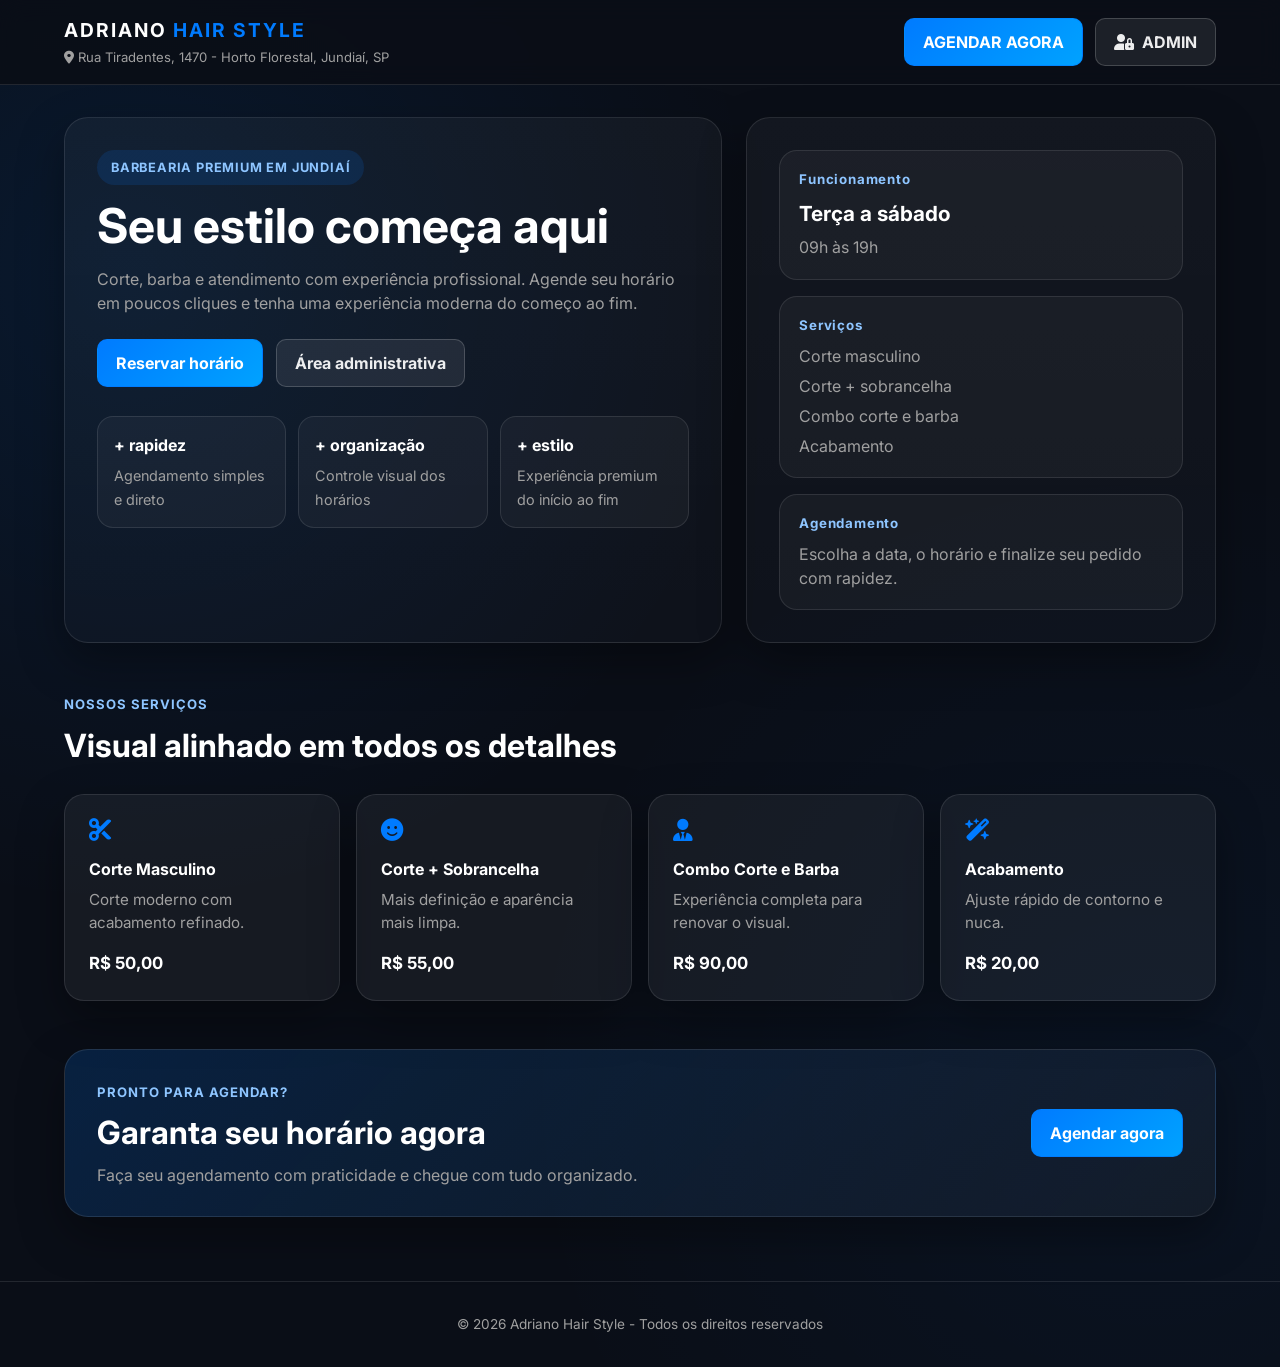
<file: index/index.html>
﻿<!DOCTYPE html>
<html lang="pt-BR">
<head>
  <meta charset="UTF-8">
  <meta name="viewport" content="width=device-width, initial-scale=1.0">
  <title>Adriano Hair Style</title>
  <link rel="stylesheet" href="style.css">
  <link rel="stylesheet" href="https://cdnjs.cloudflare.com/ajax/libs/font-awesome/6.0.0/css/all.min.css">
  <link href="https://fonts.googleapis.com/css2?family=Inter:wght@400;700;800&display=swap" rel="stylesheet">
</head>
<body>

<header>
  <div class="brand-locations">
    <h1>ADRIANO <span style="color: var(--accent-blue);">HAIR STYLE</span></h1>
    <p class="location-text"><i class="fa-solid fa-location-dot"></i> Rua Tiradentes, 1470 - Horto Florestal, Jundiaí, SP</p>
  </div>
  <nav>
    <a href="agendamento.html" class="btn-primary">AGENDAR AGORA</a>
    <a href="login.html" class="btn-admin"><i class="fa-solid fa-user-lock"></i> ADMIN</a>
  </nav>
</header>

<main class="home-main">
  <section class="hero-section animate">
    <div class="hero-content">
      <span class="hero-badge">BARBEARIA PREMIUM EM JUNDIAÍ</span>
      <h2>Seu estilo começa aqui</h2>
      <p>
        Corte, barba e atendimento com experiência profissional.
        Agende seu horário em poucos cliques e tenha uma experiência moderna do começo ao fim.
      </p>

      <div class="hero-actions">
        <a href="agendamento.html" class="hero-btn-primary">Reservar horário</a>
        <a href="login.html" class="hero-btn-secondary">Área administrativa</a>
      </div>

      <div class="hero-highlights">
        <div class="highlight-card">
          <strong>+ rapidez</strong>
          <span>Agendamento simples e direto</span>
        </div>
        <div class="highlight-card">
          <strong>+ organização</strong>
          <span>Controle visual dos horários</span>
        </div>
        <div class="highlight-card">
          <strong>+ estilo</strong>
          <span>Experiência premium do início ao fim</span>
        </div>
      </div>
    </div>

    <div class="hero-panel">
      <div class="hero-panel-card">
        <small>Funcionamento</small>
        <h3>Terça a sábado</h3>
        <p>09h às 19h</p>
      </div>

      <div class="hero-panel-card">
        <small>Serviços</small>
        <ul>
          <li>Corte masculino</li>
          <li>Corte + sobrancelha</li>
          <li>Combo corte e barba</li>
          <li>Acabamento</li>
        </ul>
      </div>

      <div class="hero-panel-card">
        <small>Agendamento</small>
        <p>Escolha a data, o horário e finalize seu pedido com rapidez.</p>
      </div>
    </div>
  </section>

  <section class="services-section animate">
    <div class="section-title">
      <span>NOSSOS SERVIÇOS</span>
      <h3>Visual alinhado em todos os detalhes</h3>
    </div>

    <div class="services-grid">
      <div class="service-card">
        <i class="fa-solid fa-scissors"></i>
        <h4>Corte Masculino</h4>
        <p>Corte moderno com acabamento refinado.</p>
        <strong>R$ 50,00</strong>
      </div>

      <div class="service-card">
        <i class="fa-solid fa-face-smile"></i>
        <h4>Corte + Sobrancelha</h4>
        <p>Mais definição e aparência mais limpa.</p>
        <strong>R$ 55,00</strong>
      </div>

      <div class="service-card">
        <i class="fa-solid fa-user-tie"></i>
        <h4>Combo Corte e Barba</h4>
        <p>Experiência completa para renovar o visual.</p>
        <strong>R$ 90,00</strong>
      </div>

      <div class="service-card">
        <i class="fa-solid fa-wand-magic-sparkles"></i>
        <h4>Acabamento</h4>
        <p>Ajuste rápido de contorno e nuca.</p>
        <strong>R$ 20,00</strong>
      </div>
    </div>
  </section>

  <section class="cta-section animate">
    <div class="cta-box">
      <div>
        <span class="section-mini-title">PRONTO PARA AGENDAR?</span>
        <h3>Garanta seu horário agora</h3>
        <p>Faça seu agendamento com praticidade e chegue com tudo organizado.</p>
      </div>
      <a href="agendamento.html" class="hero-btn-primary">Agendar agora</a>
    </div>
  </section>
</main>

<footer class="site-footer">
  <p>&copy; 2026 Adriano Hair Style - Todos os direitos reservados</p>
</footer>

</body>
</html>
</file>
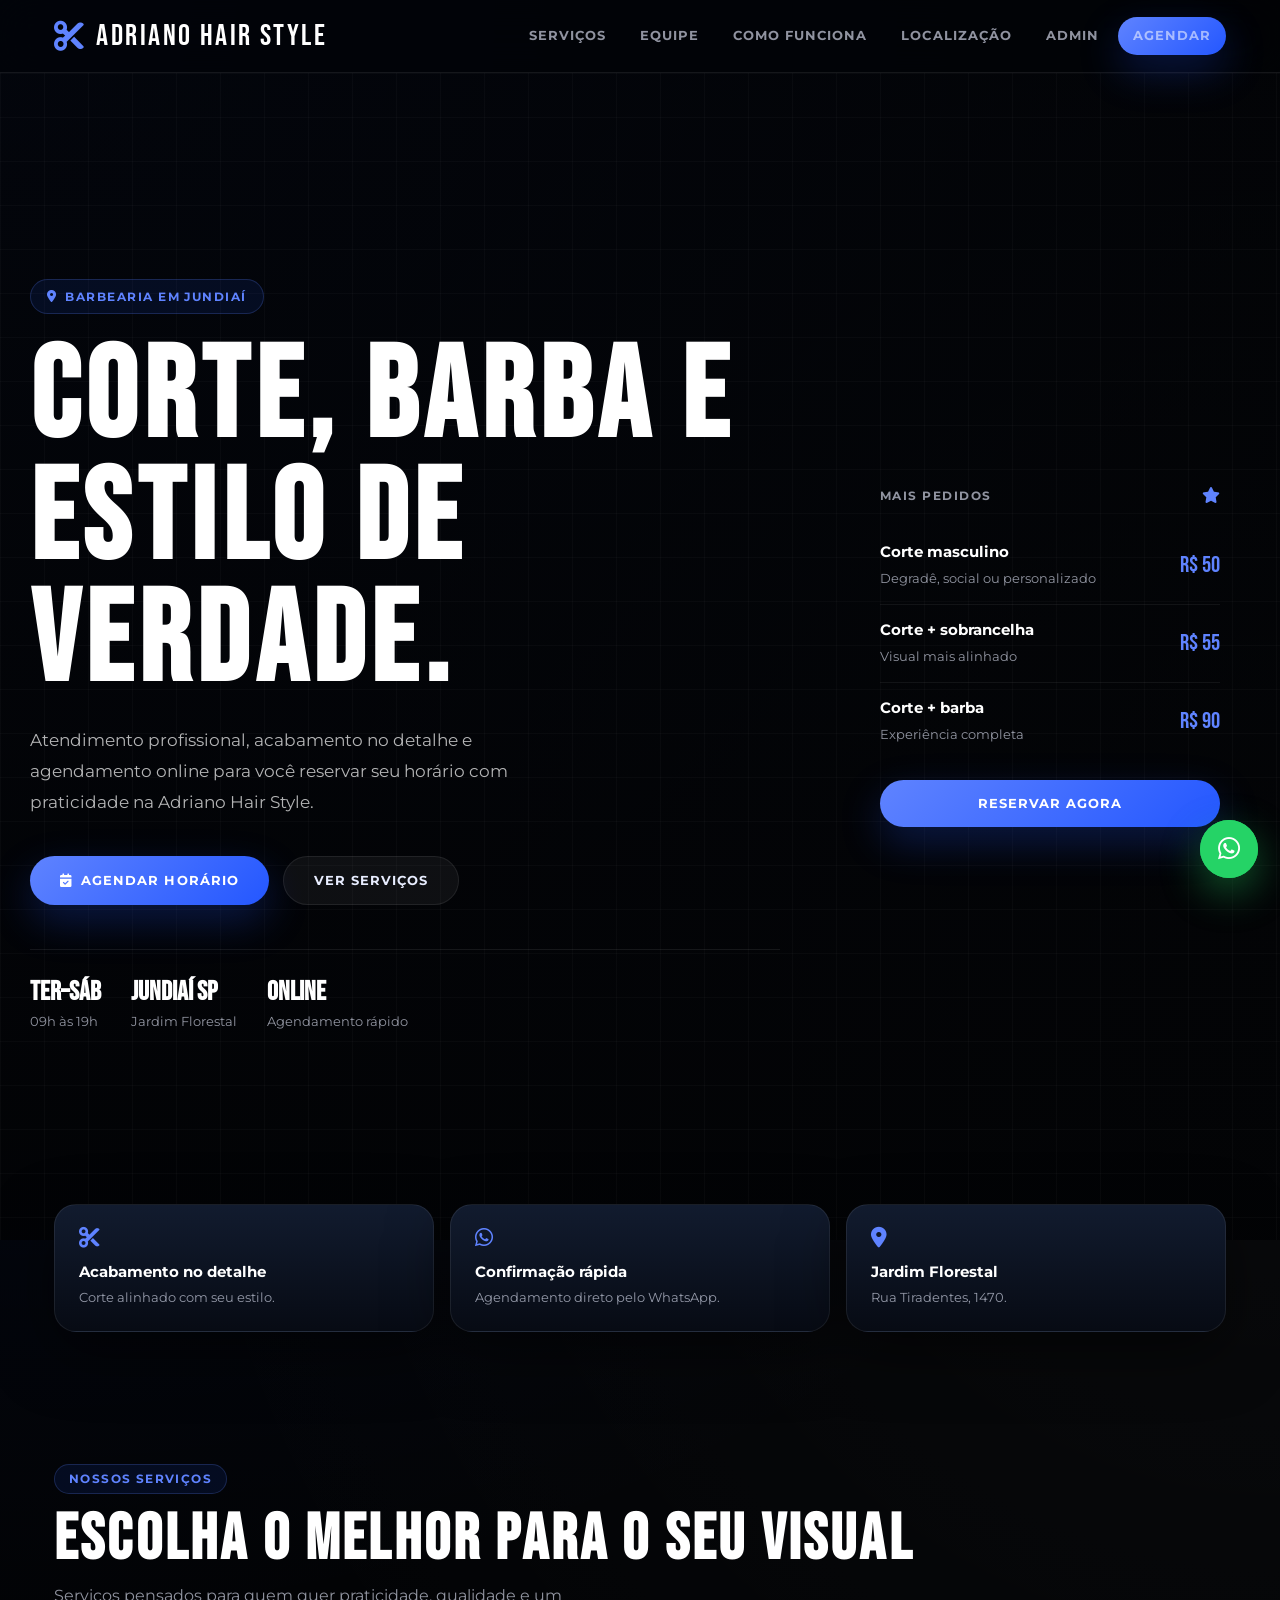
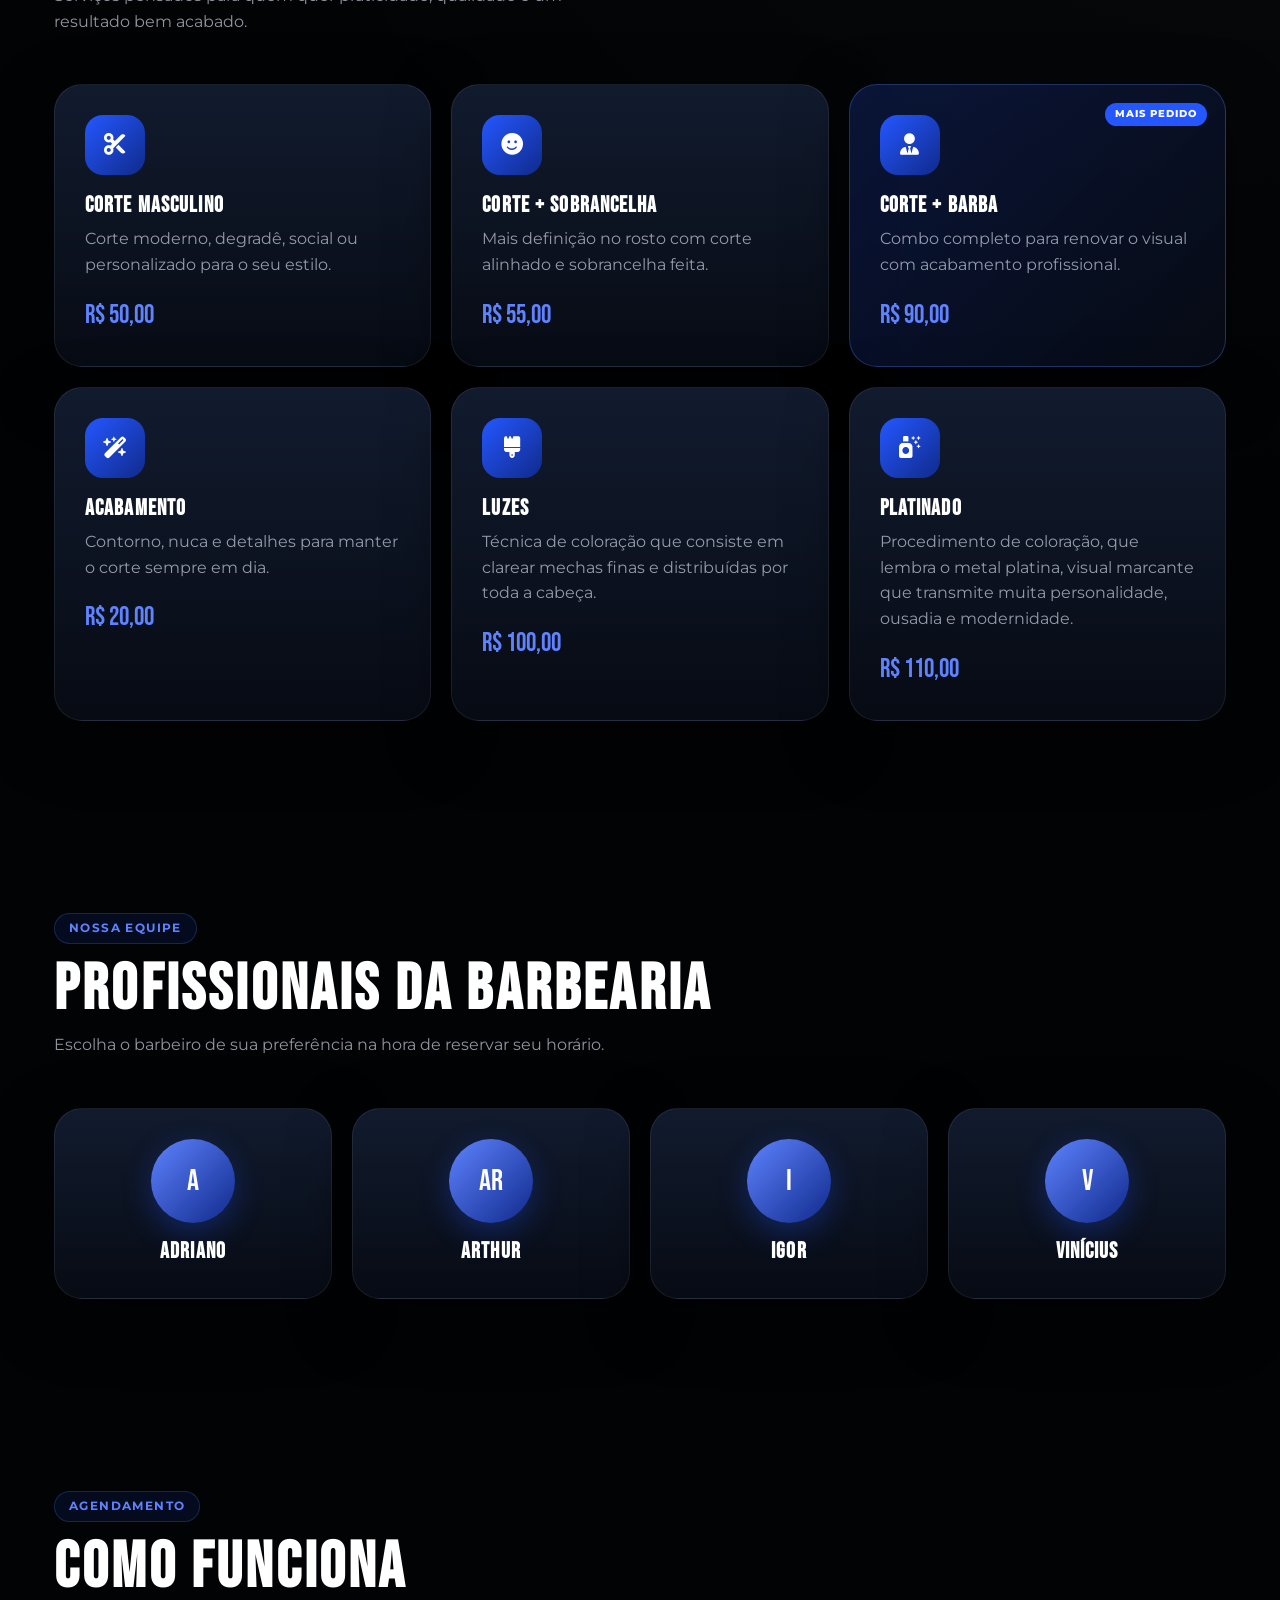
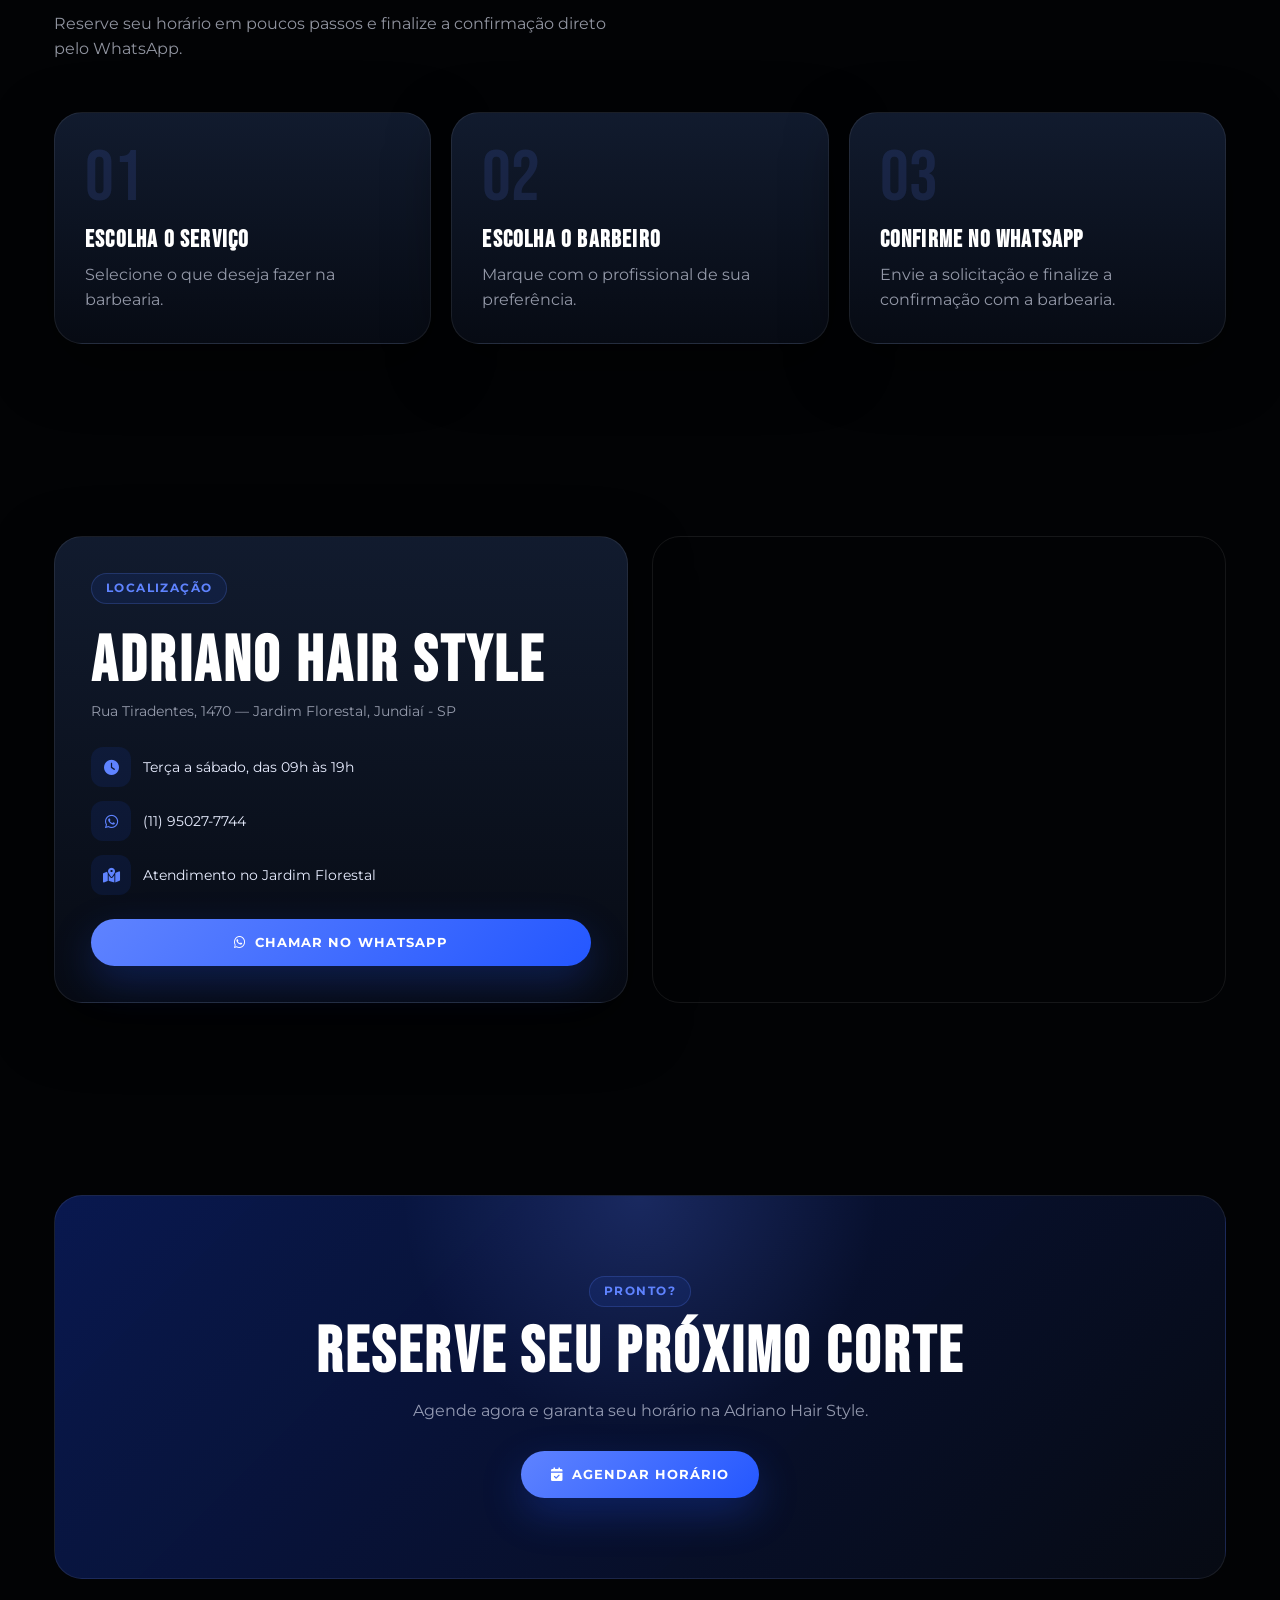
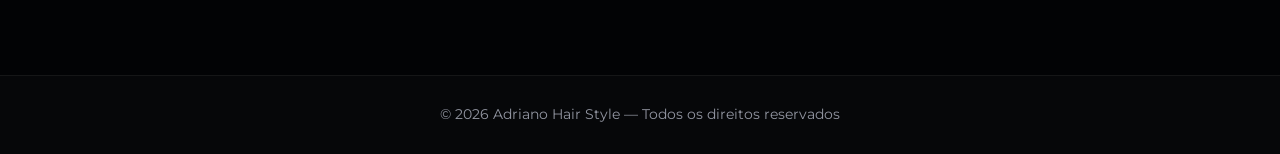
<file: agendamento-sistema-main/index/index.html>
﻿<!DOCTYPE html>
<html lang="pt-BR">
<head>
  <meta charset="UTF-8">
  <meta name="viewport" content="width=device-width, initial-scale=1.0">
  <title>Adriano Hair Style | Barbearia em Jundiaí</title>

  <link rel="preconnect" href="https://fonts.googleapis.com">
  <link rel="preconnect" href="https://fonts.gstatic.com" crossorigin>
  <link href="https://fonts.googleapis.com/css2?family=Bebas+Neue&family=Montserrat:wght@400;500;600;700;800&display=swap" rel="stylesheet">

  <link rel="stylesheet" href="https://cdnjs.cloudflare.com/ajax/libs/font-awesome/6.5.0/css/all.min.css">

  <link rel="stylesheet" href="style.css">
</head>
<body>

<header>
  <div class="container nav">
    <a href="index.html" class="logo">
      <i class="fa-solid fa-scissors"></i>
      Adriano Hair Style
    </a>

    <nav class="nav-links">
      <a href="#servicos">Serviços</a>
      <a href="#equipe">Equipe</a>
      <a href="#como-funciona">Como funciona</a>
      <a href="#localizacao">Localização</a>
      <a href="login.html">Admin</a>
      <a href="agendamento.html" class="btn btn-sm">Agendar</a>
    </nav>
  </div>
</header>

<main>

  <section class="hero">
    <div class="container hero-inner">

      <div class="hero-content">
        <span class="hero-tag">
          <i class="fa-solid fa-location-dot"></i>
          Barbearia em Jundiaí
        </span>

        <h1>Corte, barba e estilo de verdade.</h1>

        <p class="hero-text">
          Atendimento profissional, acabamento no detalhe e agendamento online para você reservar seu horário com praticidade na Adriano Hair Style.
        </p>

        <div class="hero-cta">
          <a href="agendamento.html" class="btn">
            <i class="fa-solid fa-calendar-check"></i>
            Agendar horário
          </a>

          <a href="#servicos" class="btn btn-ghost">
            Ver serviços
          </a>
        </div>

        <div class="hero-stats">
          <div class="hero-stat">
            <strong>Ter–Sáb</strong>
            <span>09h às 19h</span>
          </div>

          <div class="hero-stat">
            <strong>Jundiaí SP</strong>
            <span>Jardim Florestal</span>
          </div>

          <div class="hero-stat">
            <strong>Online</strong>
            <span>Agendamento rápido</span>
          </div>
        </div>
      </div>

      <div class="hero-card">
        <div class="hero-card-head">
          <span>Mais pedidos</span>
          <i class="fa-solid fa-star"></i>
        </div>

        <div class="service-row">
          <div>
            <strong>Corte masculino</strong>
            <small>Degradê, social ou personalizado</small>
          </div>
          <span class="price">R$ 50</span>
        </div>

        <div class="service-row">
          <div>
            <strong>Corte + sobrancelha</strong>
            <small>Visual mais alinhado</small>
          </div>
          <span class="price">R$ 55</span>
        </div>

        <div class="service-row">
          <div>
            <strong>Corte + barba</strong>
            <small>Experiência completa</small>
          </div>
          <span class="price">R$ 90</span>
        </div>

        <a href="agendamento.html" class="btn btn-full">
          Reservar agora
        </a>
      </div>

    </div>
  </section>

  <section class="home-strip">
    <div class="container home-strip-grid">
      <div>
        <i class="fa-solid fa-scissors"></i>
        <strong>Acabamento no detalhe</strong>
        <span>Corte alinhado com seu estilo.</span>
      </div>

      <div>
        <i class="fa-brands fa-whatsapp"></i>
        <strong>Confirmação rápida</strong>
        <span>Agendamento direto pelo WhatsApp.</span>
      </div>

      <div>
        <i class="fa-solid fa-location-dot"></i>
        <strong>Jardim Florestal</strong>
        <span>Rua Tiradentes, 1470.</span>
      </div>
    </div>
  </section>

  <section id="servicos">
    <div class="container">
      <div class="section-label">
        <span class="eyebrow">Nossos serviços</span>
        <h2>Escolha o melhor para o seu visual</h2>
        <p>Serviços pensados para quem quer praticidade, qualidade e um resultado bem acabado.</p>
      </div>

      <div class="services-grid">

        <article class="card service-card">
          <div class="service-icon">
            <i class="fa-solid fa-scissors"></i>
          </div>
          <h3>Corte masculino</h3>
          <p>Corte moderno, degradê, social ou personalizado para o seu estilo.</p>
          <span class="service-price">R$ 50,00</span>
        </article>

        <article class="card service-card">
          <div class="service-icon">
            <i class="fa-solid fa-face-smile"></i>
          </div>
          <h3>Corte + sobrancelha</h3>
          <p>Mais definição no rosto com corte alinhado e sobrancelha feita.</p>
          <span class="service-price">R$ 55,00</span>
        </article>

        <article class="card service-card service-featured">
          <div class="service-icon">
            <i class="fa-solid fa-user-tie"></i>
          </div>
          <h3>Corte + barba</h3>
          <p>Combo completo para renovar o visual com acabamento profissional.</p>
          <span class="service-price">R$ 90,00</span>
        </article>

        <article class="card service-card">
          <div class="service-icon">
            <i class="fa-solid fa-wand-magic-sparkles"></i>
          </div>
          <h3>Acabamento</h3>
          <p>Contorno, nuca e detalhes para manter o corte sempre em dia.</p>
          <span class="service-price">R$ 20,00</span>
        </article>

        <article class="card service-card">
          <div class="service-icon">
            <i class="fa-solid fa-brush"></i>
          </div>
          <h3>Luzes</h3>
          <p>Técnica de coloração que consiste em clarear mechas finas e distribuídas por toda a cabeça.</p>
          <span class="service-price">R$ 100,00</span>
        </article>

        <article class="card service-card">
          <div class="service-icon">
            <i class="fa-solid fa-spray-can-sparkles"></i>
          </div>
          <h3>Platinado</h3>
          <p>Procedimento de coloração, que lembra o metal platina, visual marcante que transmite muita personalidade, ousadia e modernidade.</p>
          <span class="service-price">R$ 110,00</span>
        </article>

      </div>
    </div>
  </section>

  <section id="equipe">
    <div class="container">
      <div class="section-label">
        <span class="eyebrow">Nossa equipe</span>
        <h2>Profissionais da barbearia</h2>
        <p>Escolha o barbeiro de sua preferência na hora de reservar seu horário.</p>
      </div>

      <div class="team-grid">

        <article class="card barber-card">
          <div class="barber-avatar">A</div>
          <h3>Adriano</h3>
        </article>

        <article class="card barber-card">
          <div class="barber-avatar">AR</div>
          <h3>Arthur</h3>
        </article>

        <article class="card barber-card">
          <div class="barber-avatar">I</div>
          <h3>Igor</h3>
        </article>

        <article class="card barber-card">
          <div class="barber-avatar">V</div>
          <h3>Vinícius</h3>
        </article>

      </div>
    </div>
  </section>

  <section id="como-funciona">
    <div class="container">
      <div class="section-label">
        <span class="eyebrow">Agendamento</span>
        <h2>Como funciona</h2>
        <p>Reserve seu horário em poucos passos e finalize a confirmação direto pelo WhatsApp.</p>
      </div>

      <div class="steps-grid">

        <article class="card step-card">
          <div class="step-number">01</div>
          <h3>Escolha o serviço</h3>
          <p>Selecione o que deseja fazer na barbearia.</p>
        </article>

        <article class="card step-card">
          <div class="step-number">02</div>
          <h3>Escolha o barbeiro</h3>
          <p>Marque com o profissional de sua preferência.</p>
        </article>

        <article class="card step-card">
          <div class="step-number">03</div>
          <h3>Confirme no WhatsApp</h3>
          <p>Envie a solicitação e finalize a confirmação com a barbearia.</p>
        </article>

      </div>
    </div>
  </section>

  <section id="localizacao">
    <div class="container location-wrap">

      <div class="card location-info">
        <span class="eyebrow">Localização</span>
        <h2>Adriano Hair Style</h2>
        <p>Rua Tiradentes, 1470 — Jardim Florestal, Jundiaí - SP</p>

        <div class="location-list">
          <div class="location-item">
            <i class="fa-solid fa-clock"></i>
            <span>Terça a sábado, das 09h às 19h</span>
          </div>

          <div class="location-item">
            <i class="fa-brands fa-whatsapp"></i>
            <span>(11) 95027-7744</span>
          </div>

          <div class="location-item">
            <i class="fa-solid fa-map-location-dot"></i>
            <span>Atendimento no Jardim Florestal</span>
          </div>
        </div>

        <a href="https://wa.me/5511950277744" target="_blank" class="btn btn-full">
          <i class="fa-brands fa-whatsapp"></i>
          Chamar no WhatsApp
        </a>
      </div>

      <div class="map-wrap">
        <iframe title="Mapa Adriano Hair Style" src="https://www.google.com/maps?q=Adriano%20Hair%20Style%20Rua%20Tiradentes%201470%20Horto%20Florestal%20Jundia%C3%AD%20SP&output=embed" loading="lazy"></iframe>
      </div>

    </div>
  </section>

  <section>
    <div class="container">
      <div class="cta-section">
        <span class="eyebrow">Pronto?</span>
        <h2>Reserve seu próximo corte</h2>
        <p>Agende agora e garanta seu horário na Adriano Hair Style.</p>

        <a href="agendamento.html" class="btn">
          <i class="fa-solid fa-calendar-check"></i>
          Agendar horário
        </a>
      </div>
    </div>
  </section>

</main>

<footer>
  <p>© 2026 Adriano Hair Style — Todos os direitos reservados</p>
</footer>

<a href="https://wa.me/5511950277744" target="_blank" class="whatsapp-float">
  <i class="fa-brands fa-whatsapp"></i>
</a>

</body>
</html>
</file>
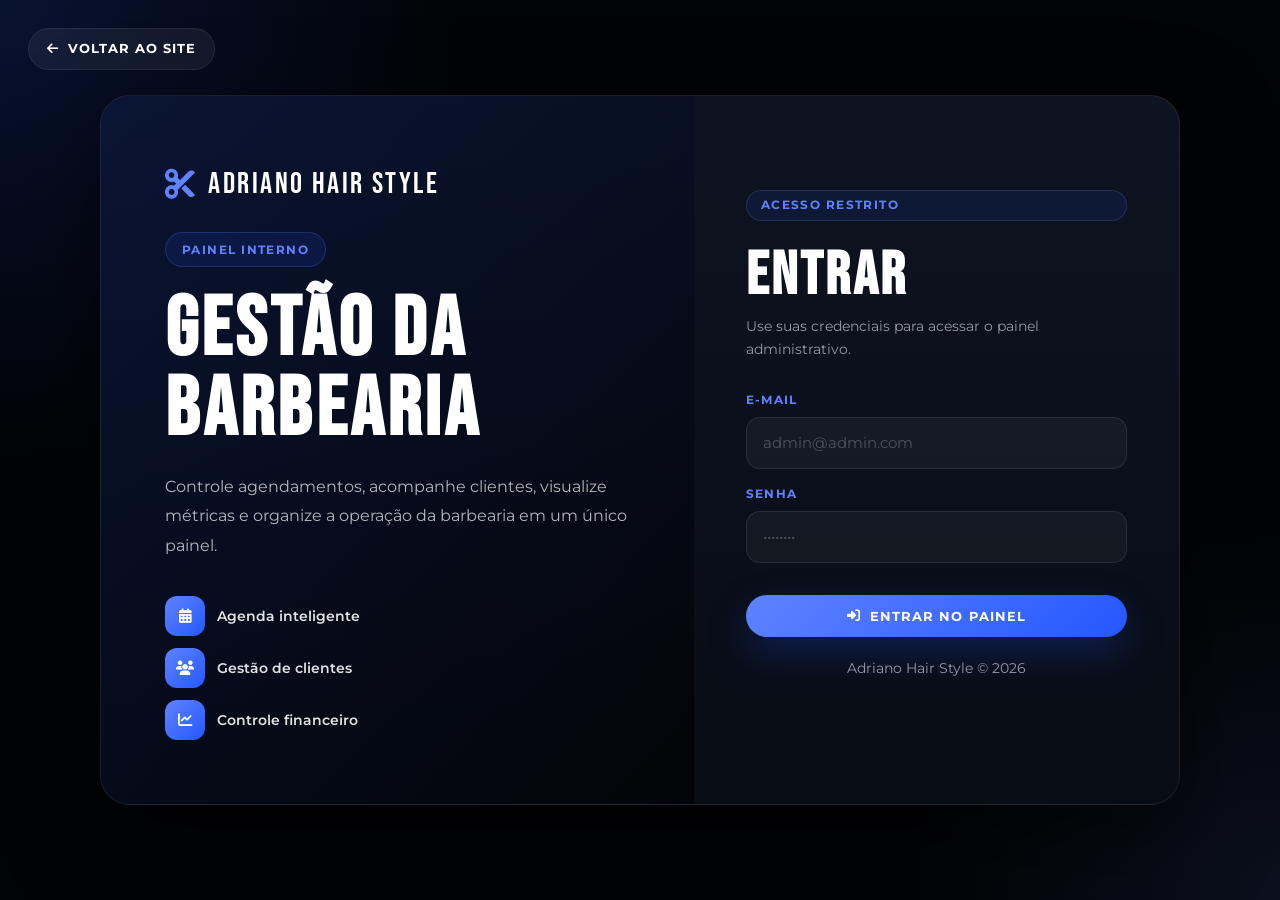
<file: agendamento-sistema-main/index/agenda.html>
<!DOCTYPE html>
<html lang="pt-BR">
<head>
  <meta charset="UTF-8">
  <meta name="viewport" content="width=device-width, initial-scale=1.0">
  <title>Agenda | Adriano Hair Style</title>
  <link rel="preconnect" href="https://fonts.googleapis.com">
  <link rel="preconnect" href="https://fonts.gstatic.com" crossorigin>
  <link href="https://fonts.googleapis.com/css2?family=Bebas+Neue&family=Montserrat:wght@300;400;500;600;700;800&display=swap" rel="stylesheet">
  <link rel="stylesheet" href="https://cdnjs.cloudflare.com/ajax/libs/font-awesome/6.5.0/css/all.min.css">
  <link rel="stylesheet" href="style.css">
  <style>
    .agenda-page {
      display: flex;
      flex-direction: column;
      gap: 0;
      padding: 0;
      background:
        radial-gradient(circle at top right, rgba(36, 87, 255, 0.1), transparent 28%),
        var(--black);
    }

    .agenda-topbar {
      position: sticky;
      top: 0;
      z-index: 50;
      padding: 18px 32px;
      background: rgba(2, 3, 5, 0.92);
      backdrop-filter: blur(20px);
      -webkit-backdrop-filter: blur(20px);
      border-bottom: 1px solid rgba(255,255,255,0.07);
      display: flex;
      align-items: center;
      justify-content: space-between;
      gap: 16px;
      flex-wrap: wrap;
    }

    .agenda-topbar-left {
      display: flex;
      align-items: center;
      gap: 20px;
      flex-wrap: wrap;
    }

    .agenda-topbar-title {
      display: flex;
      flex-direction: column;
      gap: 2px;
    }

    .agenda-topbar-title .eyebrow {
      margin-bottom: 0;
    }

    .agenda-topbar-title h1 {
      font-size: 2.8rem;
      line-height: 1;
    }

    .agenda-week-nav {
      display: flex;
      align-items: center;
      gap: 8px;
      background: rgba(255,255,255,0.04);
      border: 1px solid rgba(255,255,255,0.08);
      border-radius: 999px;
      padding: 5px 6px;
    }

    .week-nav-btn {
      width: 34px;
      height: 34px;
      border-radius: 50%;
      background: transparent;
      border: none;
      color: rgba(255,255,255,0.6);
      cursor: pointer;
      display: flex;
      align-items: center;
      justify-content: center;
      font-size: 0.82rem;
      transition: var(--transition);
    }

    .week-nav-btn:hover {
      background: rgba(255,255,255,0.1);
      color: white;
    }

    #weekLabel {
      font-family: var(--font-body);
      font-size: 0.82rem;
      font-weight: 700;
      color: rgba(255,255,255,0.75);
      padding: 0 10px;
      white-space: nowrap;
      min-width: 210px;
      text-align: center;
    }

    .agenda-topbar-right {
      display: flex;
      align-items: center;
      gap: 10px;
      flex-wrap: wrap;
    }

    .barber-filter-wrap {
      display: flex;
      gap: 6px;
      flex-wrap: wrap;
    }

    .barber-pill {
      padding: 8px 15px;
      border-radius: 999px;
      font-size: 0.76rem;
      font-weight: 700;
      letter-spacing: 0.07em;
      text-transform: uppercase;
      cursor: pointer;
      border: 1px solid rgba(255,255,255,0.1);
      background: rgba(255,255,255,0.04);
      color: rgba(255,255,255,0.55);
      transition: var(--transition);
      white-space: nowrap;
    }

    .barber-pill:hover {
      color: white;
      border-color: rgba(255,255,255,0.2);
    }

    .barber-pill.active {
      background: linear-gradient(135deg, var(--blue-light), var(--blue));
      border-color: transparent;
      color: white;
      box-shadow: 0 6px 18px rgba(36,87,255,0.3);
    }

    .agenda-body {
      flex: 1;
      overflow-x: auto;
      padding: 24px 24px 40px;
    }

    .agenda-body::-webkit-scrollbar { height: 7px; }
    .agenda-body::-webkit-scrollbar-track { background: rgba(255,255,255,0.02); }
    .agenda-body::-webkit-scrollbar-thumb { background: rgba(95,131,255,0.25); border-radius: 999px; }

    .agenda-table {
      width: 100%;
      min-width: 900px;
      border-radius: 22px;
      overflow: hidden;
      border: 1px solid rgba(255,255,255,0.07);
      background: rgba(255,255,255,0.018);
    }

    .agenda-header-row {
      display: grid;
      grid-template-columns: 64px repeat(7, 1fr);
      background: linear-gradient(135deg, rgba(36,87,255,0.18), rgba(7,11,20,0.98));
      border-bottom: 1px solid rgba(255,255,255,0.08);
    }

    .agenda-header-cell {
      padding: 14px 10px;
      display: flex;
      flex-direction: column;
      align-items: center;
      justify-content: center;
      gap: 2px;
      border-right: 1px solid rgba(255,255,255,0.06);
    }

    .agenda-header-cell:first-child { align-items: flex-start; padding-left: 14px; }
    .agenda-header-cell:last-child  { border-right: none; }

    .day-name {
      font-family: var(--font-display);
      font-size: 0.95rem;
      letter-spacing: 0.06em;
      color: rgba(255,255,255,0.45);
    }

    .day-num {
      font-family: var(--font-display);
      font-size: 1.65rem;
      line-height: 1;
      color: white;
    }

    .day-num.today {
      color: var(--blue-light);
      text-shadow: 0 0 20px rgba(95,131,255,0.6);
    }

    .day-count {
      font-size: 0.62rem;
      font-weight: 700;
      letter-spacing: 0.1em;
      text-transform: uppercase;
      color: var(--blue-light);
      opacity: 0.75;
    }

    .day-off {
      opacity: 0.38;
    }

    .day-off .day-name,
    .day-off .day-num {
      color: rgba(255,255,255,0.3);
    }

    .time-header-cell {
      padding: 14px 10px;
      display: flex;
      align-items: center;
    }

    .time-header-label {
      font-size: 0.62rem;
      font-weight: 700;
      letter-spacing: 0.1em;
      text-transform: uppercase;
      color: rgba(255,255,255,0.3);
    }

    .agenda-time-row {
      display: grid;
      grid-template-columns: 64px repeat(7, 1fr);
      border-bottom: 1px solid rgba(255,255,255,0.04);
      transition: background 0.15s;
    }

    .agenda-time-row:last-child { border-bottom: none; }
    .agenda-time-row:hover { background: rgba(255,255,255,0.01); }

    .agenda-time-cell {
      padding: 8px 10px 8px 6px;
      display: flex;
      align-items: flex-start;
      justify-content: flex-end;
      border-right: 1px solid rgba(255,255,255,0.05);
      padding-top: 10px;
    }

    .time-label {
      font-family: var(--font-display);
      font-size: 1rem;
      color: rgba(255,255,255,0.3);
      letter-spacing: 0.03em;
      line-height: 1;
      white-space: nowrap;
    }

    .agenda-slot-cell {
      min-height: 68px;
      padding: 5px;
      border-right: 1px solid rgba(255,255,255,0.04);
      position: relative;
      cursor: pointer;
      transition: background 0.15s;
    }

    .agenda-slot-cell:last-child { border-right: none; }

    .agenda-slot-cell.day-off-col {
      background: repeating-linear-gradient(
        -45deg,
        transparent,
        transparent 6px,
        rgba(255,255,255,0.012) 6px,
        rgba(255,255,255,0.012) 12px
      );
    }

    .agenda-slot-cell:hover { background: rgba(36,87,255,0.07); }
    .agenda-slot-cell.day-off-col:hover { background: rgba(36,87,255,0.04); }
    .agenda-slot-cell:hover .slot-add-hint { opacity: 1; }

    .slot-add-hint {
      position: absolute;
      inset: 5px;
      border-radius: 10px;
      border: 1px dashed rgba(95,131,255,0.2);
      display: flex;
      align-items: center;
      justify-content: center;
      opacity: 0;
      transition: opacity 0.2s;
      pointer-events: none;
      color: rgba(95,131,255,0.45);
      font-size: 0.68rem;
      font-weight: 700;
      letter-spacing: 0.08em;
      text-transform: uppercase;
      gap: 4px;
    }

    .slot-event {
      position: relative;
      border-radius: 10px;
      padding: 7px 9px;
      font-size: 0.76rem;
      line-height: 1.35;
      border-left: 3px solid;
      cursor: pointer;
      transition: transform 0.15s, box-shadow 0.15s;
      overflow: hidden;
      margin-bottom: 3px;
    }

    .slot-event:hover {
      transform: translateY(-1px) scale(1.01);
      z-index: 2;
    }

    .slot-event.pending {
      background: rgba(245,158,11,0.12);
      border-left-color: var(--warn);
      box-shadow: 0 3px 12px rgba(245,158,11,0.1);
    }

    .slot-event.confirmed {
      background: rgba(34,197,94,0.12);
      border-left-color: var(--success);
      box-shadow: 0 3px 12px rgba(34,197,94,0.1);
    }

    .slot-event.manual {
      background: rgba(36,87,255,0.14);
      border-left-color: var(--blue-light);
      box-shadow: 0 3px 12px rgba(36,87,255,0.12);
    }

    .slot-event-name {
      display: block;
      color: white;
      font-weight: 700;
      font-size: 0.78rem;
      white-space: nowrap;
      overflow: hidden;
      text-overflow: ellipsis;
    }

    .slot-event-meta {
      display: block;
      color: rgba(255,255,255,0.48);
      font-size: 0.68rem;
      white-space: nowrap;
      overflow: hidden;
      text-overflow: ellipsis;
    }

    .slot-event-duration {
      display: inline-block;
      margin-top: 3px;
      font-size: 0.62rem;
      font-weight: 700;
      color: rgba(255,255,255,0.35);
      letter-spacing: 0.06em;
    }

    .agenda-footer {
      display: flex;
      align-items: center;
      justify-content: space-between;
      padding: 16px 24px;
      flex-wrap: wrap;
      gap: 14px;
      border-top: 1px solid rgba(255,255,255,0.05);
    }

    .agenda-legend {
      display: flex;
      gap: 18px;
      align-items: center;
      flex-wrap: wrap;
    }

    .legend-item {
      display: flex;
      align-items: center;
      gap: 7px;
      color: rgba(255,255,255,0.5);
      font-size: 0.8rem;
      font-weight: 600;
    }

    .legend-dot {
      width: 9px;
      height: 9px;
      border-radius: 50%;
      flex-shrink: 0;
    }

    .legend-dot.pending   { background: var(--warn); }
    .legend-dot.confirmed { background: var(--success); }
    .legend-dot.manual    { background: var(--blue-light); }

    .agenda-count-badge {
      font-size: 0.8rem;
      color: rgba(255,255,255,0.4);
      font-weight: 600;
    }

    .agenda-count-badge strong {
      color: white;
      font-family: var(--font-display);
      font-size: 1.1rem;
    }

    .modal-overlay {
      position: fixed;
      inset: 0;
      background: rgba(0,0,0,0.72);
      backdrop-filter: blur(6px);
      -webkit-backdrop-filter: blur(6px);
      z-index: 1000;
      display: flex;
      align-items: center;
      justify-content: center;
      padding: 20px;
      opacity: 0;
      pointer-events: none;
      transition: opacity 0.22s ease;
    }

    .modal-overlay.open {
      opacity: 1;
      pointer-events: all;
    }

    .modal {
      width: 100%;
      max-width: 540px;
      background: linear-gradient(180deg, rgba(14,20,36,0.99), rgba(6,9,16,0.99));
      border: 1px solid rgba(255,255,255,0.1);
      border-radius: 26px;
      box-shadow: 0 40px 100px rgba(0,0,0,0.7);
      overflow: hidden;
      transform: translateY(22px) scale(0.97);
      transition: transform 0.26s cubic-bezier(0.34,1.56,0.64,1), opacity 0.22s ease;
      max-height: 92vh;
      display: flex;
      flex-direction: column;
    }

    .modal-overlay.open .modal {
      transform: translateY(0) scale(1);
    }

    .modal-header {
      padding: 24px 26px 18px;
      border-bottom: 1px solid rgba(255,255,255,0.07);
      display: flex;
      align-items: flex-start;
      justify-content: space-between;
      gap: 12px;
      flex-shrink: 0;
    }

    .modal-header-info .eyebrow { margin-bottom: 5px; }

    .modal-header-info h2 {
      font-size: 2.5rem;
      line-height: 0.95;
    }

    .modal-slot-meta {
      margin-top: 7px;
      font-size: 0.82rem;
      color: var(--muted);
      display: flex;
      align-items: center;
      gap: 8px;
      flex-wrap: wrap;
    }

    .modal-slot-meta i { color: var(--blue-light); }

    .modal-close {
      width: 36px;
      height: 36px;
      border-radius: 50%;
      background: rgba(255,255,255,0.06);
      border: 1px solid rgba(255,255,255,0.1);
      color: rgba(255,255,255,0.7);
      font-size: 0.88rem;
      cursor: pointer;
      display: flex;
      align-items: center;
      justify-content: center;
      transition: var(--transition);
      flex-shrink: 0;
    }

    .modal-close:hover {
      background: rgba(255,255,255,0.12);
      color: white;
    }

    .modal-scroll {
      overflow-y: auto;
      flex: 1;
    }

    .modal-scroll::-webkit-scrollbar { width: 5px; }
    .modal-scroll::-webkit-scrollbar-track { background: transparent; }
    .modal-scroll::-webkit-scrollbar-thumb { background: rgba(95,131,255,0.2); border-radius: 999px; }

    .modal-body { padding: 22px 26px 4px; }

    .modal-existing-events {
      display: flex;
      flex-direction: column;
      gap: 10px;
      margin-bottom: 20px;
    }

    .modal-event-card {
      border-radius: 15px;
      padding: 14px 16px;
      border: 1px solid;
      display: flex;
      align-items: center;
      justify-content: space-between;
      gap: 12px;
    }

    .modal-event-card.pending   { background: rgba(245,158,11,0.08); border-color: rgba(245,158,11,0.22); }
    .modal-event-card.confirmed { background: rgba(34,197,94,0.08);  border-color: rgba(34,197,94,0.22); }
    .modal-event-card.manual    { background: rgba(36,87,255,0.1);   border-color: rgba(95,131,255,0.22); }

    .modal-event-info strong {
      display: block;
      color: white;
      font-size: 0.9rem;
      margin-bottom: 3px;
    }

    .modal-event-info small {
      color: var(--muted);
      font-size: 0.78rem;
    }

    .modal-event-info .duration-tag {
      display: inline-block;
      margin-left: 6px;
      padding: 2px 8px;
      border-radius: 999px;
      background: rgba(95,131,255,0.12);
      color: var(--blue-light);
      font-size: 0.68rem;
      font-weight: 700;
      letter-spacing: 0.06em;
    }

    .modal-event-actions {
      display: flex;
      gap: 6px;
      flex-shrink: 0;
      flex-wrap: wrap;
    }

    .modal-divider {
      height: 1px;
      background: rgba(255,255,255,0.07);
      margin: 18px 0;
    }

    .modal-form-title {
      color: var(--blue-light);
      font-size: 0.71rem;
      font-weight: 700;
      letter-spacing: 0.12em;
      text-transform: uppercase;
      margin-bottom: 14px;
      display: flex;
      align-items: center;
      gap: 7px;
    }

    .modal-form { display: flex; flex-direction: column; gap: 13px; }

    .modal-form-row {
      display: grid;
      grid-template-columns: 1fr 1fr;
      gap: 11px;
    }

    .modal-footer {
      padding: 16px 26px 22px;
      border-top: 1px solid rgba(255,255,255,0.07);
      display: flex;
      justify-content: flex-end;
      gap: 10px;
      flex-shrink: 0;
    }

    .modal-in-edit-header {
      display: flex;
      align-items: center;
      justify-content: space-between;
      margin-bottom: 14px;
    }

    .modal-in-edit-header span {
      color: var(--blue-light);
      font-size: 0.71rem;
      font-weight: 700;
      letter-spacing: 0.12em;
      text-transform: uppercase;
    }

    .modal-cancel-edit {
      font-size: 0.78rem;
      color: var(--muted);
      cursor: pointer;
      background: none;
      border: none;
      text-decoration: underline;
      transition: var(--transition);
    }

    .modal-cancel-edit:hover { color: white; }

    .empty-slot-msg {
      text-align: center;
      padding: 14px 0 4px;
      color: rgba(255,255,255,0.3);
      font-size: 0.86rem;
    }

    .duration-pills {
      display: flex;
      gap: 7px;
      flex-wrap: wrap;
    }

    .duration-pill {
      padding: 9px 15px;
      border-radius: 999px;
      font-size: 0.76rem;
      font-weight: 700;
      letter-spacing: 0.06em;
      cursor: pointer;
      border: 1px solid rgba(255,255,255,0.1);
      background: rgba(255,255,255,0.04);
      color: rgba(255,255,255,0.55);
      transition: var(--transition);
      white-space: nowrap;
    }

    .duration-pill:hover { color: white; border-color: rgba(255,255,255,0.2); }

    .duration-pill.selected {
      background: linear-gradient(135deg, rgba(36,87,255,0.35), rgba(95,131,255,0.2));
      border-color: rgba(95,131,255,0.4);
      color: white;
      box-shadow: 0 4px 14px rgba(36,87,255,0.22);
    }

    @media (max-width: 900px) {
      .agenda-topbar { padding: 14px 16px; gap: 12px; }
      .agenda-topbar-title h1 { font-size: 2.2rem; }
      .barber-filter-wrap { display: none; }
      .agenda-body { padding: 12px 8px 32px; }
      .modal-form-row { grid-template-columns: 1fr; }
      .modal-header-info h2 { font-size: 2rem; }
    }
  </style>
</head>
<body>

<div class="admin-layout">
  <aside class="admin-sidebar">
    <div class="sidebar-brand">
      <i class="fa-solid fa-scissors"></i>
      AHS Admin
    </div>
    <nav class="sidebar-nav">
      <a href="admin.html"><i class="fa-solid fa-chart-line"></i> Dashboard</a>
      <a href="agenda.html" class="active"><i class="fa-solid fa-calendar-days"></i> Agenda</a>
      <a href="admin.html#clientesArea"><i class="fa-solid fa-users"></i> Clientes</a>
      <a href="admin.html#financeiroArea"><i class="fa-solid fa-wallet"></i> Financeiro</a>
    </nav>
    <div class="sidebar-logout">
      <button id="logoutBtn" class="btn btn-ghost btn-full btn-sm">
        <i class="fa-solid fa-right-from-bracket"></i> Sair
      </button>
    </div>
  </aside>

  <main class="agenda-page">

    <div class="agenda-topbar">
      <div class="agenda-topbar-left">
        <div class="agenda-topbar-title">
          <span class="eyebrow"><i class="fa-solid fa-calendar-days"></i> Semanal</span>
          <h1>Agenda</h1>
        </div>
        <div class="agenda-week-nav">
          <button id="prevWeek" class="week-nav-btn" title="Semana anterior">
            <i class="fa-solid fa-chevron-left"></i>
          </button>
          <span id="weekLabel"></span>
          <button id="nextWeek" class="week-nav-btn" title="Próxima semana">
            <i class="fa-solid fa-chevron-right"></i>
          </button>
        </div>
        <button id="goToday" class="btn btn-sm">
          <i class="fa-solid fa-crosshairs"></i> Hoje
        </button>
      </div>
      <div class="agenda-topbar-right">
        <div class="barber-filter-wrap" id="barberFilter"></div>
      </div>
    </div>

    <div class="agenda-body">
      <div class="agenda-table" id="agendaTable"></div>
    </div>

    <div class="agenda-footer">
      <div class="agenda-legend">
        <div class="legend-item"><div class="legend-dot pending"></div> Pendente</div>
        <div class="legend-item"><div class="legend-dot confirmed"></div> Confirmado</div>
        <div class="legend-item"><div class="legend-dot manual"></div> Manual/Finalizado</div>
        <div class="legend-item" style="margin-left:8px; opacity:0.5;">
          <div style="width:18px;height:10px;background:repeating-linear-gradient(-45deg,transparent,transparent 3px,rgba(255,255,255,0.15) 3px,rgba(255,255,255,0.15) 6px);border-radius:2px;"></div>
          Fora do expediente
        </div>
      </div>
      <div class="agenda-count-badge">
        <strong id="totalCount">0</strong> agendamentos esta semana
      </div>
    </div>

  </main>
</div>

<div class="modal-overlay" id="slotModal">
  <div class="modal" id="modalBox">
    <div class="modal-header">
      <div class="modal-header-info">
        <span class="eyebrow" id="modalEyebrow">Horário</span>
        <h2 id="modalTitle"></h2>
        <div class="modal-slot-meta" id="modalMeta"></div>
      </div>
      <button class="modal-close" id="modalClose"><i class="fa-solid fa-xmark"></i></button>
    </div>
    <div class="modal-scroll">
      <div class="modal-body" id="modalBody"></div>
      <div class="modal-footer" id="modalFooter"></div>
    </div>
  </div>
</div>

<script src="config.js"></script>
<script src="utils.js"></script>
<script src="storage.js"></script>
<script>
  protegerAdmin();

const WORK_DAYS = WORK_CONFIG.workDays;
const TIME_SLOTS = [];

for (
  let minutos = timeToMinutes(WORK_CONFIG.openingTime);
  minutos < timeToMinutes(WORK_CONFIG.closingTime);
  minutos += 30
) {
  TIME_SLOTS.push(minutesToTime(minutos));
}

const DURATIONS = [
  { label: "30 min", value: 30 },
  { label: "60 min", value: 60 },
  { label: "90 min", value: 90 },
  { label: "120 min", value: 120 }
];

let currentWeekStart = startOfWeek(new Date());
let activeBarber = "todos";
let modalContext = null;
let editingId = null;
let selectedDuration = 60;

  function startOfWeek(date) {
    const d    = new Date(date);
    const day  = d.getDay();
    const diff = d.getDate() - (day === 0 ? 6 : day - 1);
    return new Date(d.getFullYear(), d.getMonth(), diff, 0, 0, 0, 0);
  }

  function getWeekDays(start) {
    const days = [];
    for (let i = 0; i < 7; i++) {
      const d = new Date(start);
      d.setDate(start.getDate() + i);
      days.push(d);
    }
    return days;
  }

  function toDateStr(date) {
    const pad = v => String(v).padStart(2, "0");
    return `${date.getFullYear()}-${pad(date.getMonth()+1)}-${pad(date.getDate())}`;
  }

  function todayStr() { return toDateStr(new Date()); }

  function durationLabel(mins) {
    if (!mins || mins === 60) return "60 min";
    if (mins < 60) return `${mins} min`;
    const h = Math.floor(mins / 60);
    const m = mins % 60;
    return m ? `${h}h${String(m).padStart(2,"0")}` : `${h}h`;
  }

  function getAppointmentBlockingSlot(appointments, date, time, barberFilter) {
    const currentStart = timeToMinutes(time);

    return appointments.find(item => {
      if (
        item.date !== date ||
        item.status === "Cancelado" ||
        item.status === "Despesa"
      ) {
        return false;
      }

      if (barberFilter !== "todos" && item.stylist !== barberFilter) {
        return false;
      }

      if (item.time === time) {
        return false;
      }

      const start = timeToMinutes(item.time);
      const duration = Number(item.duration || getDuracaoServico(item.service, item.stylist));
      const end = start + duration;

      return currentStart > start && currentStart < end;
    });
  }

  function aplicarDuracaoAutomatica(barberId, serviceId, pillsId) {
    const barber = document.getElementById(barberId).value;
    const service = document.getElementById(serviceId).value;

    selectedDuration = getDuracaoServico(service, barber);
    buildDurationPills(pillsId, selectedDuration);
  } 

  function buildBarberFilter() {
    const wrap = document.getElementById("barberFilter");
    wrap.innerHTML = "";

    const allPill = document.createElement("button");
    allPill.className = "barber-pill" + (activeBarber === "todos" ? " active" : "");
    allPill.textContent = "Todos";
    allPill.onclick = () => { activeBarber = "todos"; buildBarberFilter(); renderAgenda(); };
    wrap.appendChild(allPill);

    BARBERS.forEach(b => {
      const p = document.createElement("button");
      p.className = "barber-pill" + (activeBarber === b ? " active" : "");
      p.textContent = b;
      p.onclick = () => { activeBarber = b; buildBarberFilter(); renderAgenda(); };
      wrap.appendChild(p);
    });
  }

  function renderAgenda() {
    const days         = getWeekDays(currentWeekStart);
    const today        = todayStr();
    const appointments = buscarAgendamentos();
    const dayNames     = ["Dom","Seg","Ter","Qua","Qui","Sex","Sáb"];

    const filtered = activeBarber === "todos"
      ? appointments
      : appointments.filter(a => a.stylist === activeBarber);

    const weekAppts = filtered.filter(a =>
      a.date >= toDateStr(days[0]) && a.date <= toDateStr(days[6])
    );

    document.getElementById("totalCount").textContent = weekAppts.length;

    const endDay      = days[6];
    const startLabel  = currentWeekStart.toLocaleDateString("pt-BR", { day:"2-digit", month:"short" });
    const endLabel    = endDay.toLocaleDateString("pt-BR", { day:"2-digit", month:"short" });
    document.getElementById("weekLabel").textContent = `${startLabel} – ${endLabel}`;

    const table = document.getElementById("agendaTable");
    table.innerHTML = "";

    const headerRow = document.createElement("div");
    headerRow.className = "agenda-header-row";

    const timeHead = document.createElement("div");
    timeHead.className = "agenda-header-cell time-header-cell";
    timeHead.innerHTML = `<span class="time-header-label">HR</span>`;
    headerRow.appendChild(timeHead);

    days.forEach(day => {
      const ds      = toDateStr(day);
      const count   = filtered.filter(a => a.date === ds).length;
      const isToday = ds === today;
      const isOff   = !WORK_DAYS.includes(day.getDay());

      const cell = document.createElement("div");
      cell.className = "agenda-header-cell" + (isOff ? " day-off" : "");
      cell.innerHTML = `
        <span class="day-name">${dayNames[day.getDay()]}</span>
        <span class="day-num${isToday ? " today" : ""}">${String(day.getDate()).padStart(2,"0")}</span>
        ${count > 0 ? `<span class="day-count">${count} ag.</span>` : ""}
      `;
      headerRow.appendChild(cell);
    });

    table.appendChild(headerRow);

    TIME_SLOTS.forEach(slot => {
      const row = document.createElement("div");
      row.className = "agenda-time-row";

      const timeCell = document.createElement("div");
      timeCell.className = "agenda-time-cell";
      timeCell.innerHTML = `<span class="time-label">${slot}</span>`;
      row.appendChild(timeCell);

      days.forEach(day => {
        const ds      = toDateStr(day);
        const matches = filtered.filter(a => a.date === ds && a.time === slot);
        const isOff   = !WORK_DAYS.includes(day.getDay());
        const blockingAppt = getAppointmentBlockingSlot(filtered, ds, slot, activeBarber);

        const cell = document.createElement("div");
        cell.className = "agenda-slot-cell" + (isOff ? " day-off-col" : "");
        cell.dataset.date = ds;
        cell.dataset.time = slot;

        if (matches.length === 0 && blockingAppt) {
          cell.innerHTML = `
            <div class="slot-event manual" style="opacity:0.45; pointer-events:none;">
              <span class="slot-event-name">Ocupado</span>
              <span class="slot-event-meta">${blockingAppt.stylist} · continua de ${blockingAppt.time}</span>
            </div>
          `;
        } else if (matches.length === 0) {
          cell.innerHTML = `<div class="slot-add-hint"><i class="fa-solid fa-plus"></i> Agendar</div>`;
        } else {
          matches.forEach(appt => {
            const sc = appt.status === "Finalizado" ? "manual"
                     : appt.status === "Confirmado" ? "confirmed"
                     : appt.status === "Manual"     ? "manual"
                     : "pending";
            const dur = appt.duration ? durationLabel(appt.duration) : "";
            const ev  = document.createElement("div");
            ev.className = `slot-event ${sc}`;
            ev.dataset.id = appt.id;
            ev.innerHTML = `
              <span class="slot-event-name">${appt.name}</span>
              <span class="slot-event-meta">${appt.stylist} · ${(appt.service||"").split(" - ")[0]}</span>
              ${dur ? `<span class="slot-event-duration"><i class="fa-regular fa-clock" style="margin-right:3px"></i>${dur}</span>` : ""}
            `;
            ev.addEventListener("click", e => {
              e.stopPropagation();
              openModal(ds, slot, appt.id);
            });
            cell.appendChild(ev);
          });

          if (matches.length < BARBERS.length) {
            const hint = document.createElement("div");
            hint.className = "slot-add-hint";
            hint.innerHTML = `<i class="fa-solid fa-plus"></i> Mais`;
            cell.appendChild(hint);
          }
        }

        cell.addEventListener("click", () => openModal(ds, slot, null));
        row.appendChild(cell);
      });

      table.appendChild(row);
    });
  }

  function openModal(dateStr, timeStr, focusId) {
    const dateObj   = new Date(dateStr + "T00:00:00");
    const dayNames  = ["Domingo","Segunda-feira","Terça-feira","Quarta-feira","Quinta-feira","Sexta-feira","Sábado"];
    const dayName   = dayNames[dateObj.getDay()];
    const dateLabel = dateObj.toLocaleDateString("pt-BR", { day:"2-digit", month:"long", year:"numeric" });
    const isOff     = !WORK_DAYS.includes(dateObj.getDay());

    modalContext     = { dateStr, timeStr };
    editingId        = focusId || null;
    selectedDuration = 60;

    document.getElementById("modalEyebrow").textContent = `${timeStr} — ${dayName}${isOff ? " · Fora do expediente" : ""}`;
    document.getElementById("modalTitle").textContent   = dateLabel.split(" de ").slice(0,2).join(" de ");
    document.getElementById("modalMeta").innerHTML      = `
      <i class="fa-regular fa-clock"></i> ${timeStr}
      <i class="fa-regular fa-calendar" style="margin-left:6px"></i> ${dateLabel}
    `;

    buildModalBody();

    document.getElementById("slotModal").classList.add("open");
    document.body.style.overflow = "hidden";
  }

  function buildModalBody() {
    const { dateStr, timeStr } = modalContext;
    const all     = buscarAgendamentos();
    const matches = all.filter(a => a.date === dateStr && a.time === timeStr);
    const body    = document.getElementById("modalBody");
    const footer  = document.getElementById("modalFooter");
    body.innerHTML   = "";
    footer.innerHTML = "";

    if (editingId) {
      const appt = all.find(a => a.id === editingId);
      if (appt) { renderEditForm(body, footer, appt); return; }
    }

    if (matches.length > 0) {
      const listDiv = document.createElement("div");
      listDiv.className = "modal-existing-events";

      matches.forEach(appt => {
        const sc  = appt.status === "Finalizado" ? "manual"
                  : appt.status === "Confirmado" ? "confirmed"
                  : appt.status === "Manual"     ? "manual"
                  : "pending";
        const dur = appt.duration ? durationLabel(appt.duration) : "60 min";
        const isFinalizado = appt.status === "Finalizado";

        const card = document.createElement("div");
        card.className = `modal-event-card ${sc}`;
        card.innerHTML = `
          <div class="modal-event-info">
            <strong>
              ${appt.name}
              <span class="duration-tag"><i class="fa-regular fa-clock"></i> ${dur}</span>
              ${isFinalizado ? `<span class="duration-tag" style="background:rgba(34,197,94,0.15);color:var(--success)"><i class="fa-solid fa-check"></i> Finalizado</span>` : ""}
            </strong>
            <small>${appt.stylist} · ${(appt.service||"").split(" - ")[0]}${appt.phone ? ` · ${appt.phone}` : ""}${isFinalizado && appt.price ? ` · ${formatMoney(appt.price)}` : ""}</small>
          </div>
          <div class="modal-event-actions" style="flex-direction:column;align-items:flex-end;gap:6px;">
            ${!isFinalizado ? `
              <button
                class="btn btn-sm"
                data-id="${appt.id}"
                data-action="finish"
                style="background:linear-gradient(135deg,rgba(34,197,94,0.25),rgba(34,197,94,0.12));border:1px solid rgba(34,197,94,0.35);color:var(--success);font-size:0.72rem;padding:6px 12px;min-height:unset;"
                title="Fechar atendimento">
                <i class="fa-solid fa-cash-register"></i> Fechar
              </button>` : ""}
            <div style="display:flex;gap:5px;">
              ${appt.status !== "Confirmado" && !isFinalizado
                ? `<button class="btn-action confirm" data-id="${appt.id}" data-action="confirm" title="Confirmar"><i class="fa-solid fa-check"></i></button>`
                : ""}
              <button class="btn-action" data-id="${appt.id}" data-action="edit" style="color:var(--blue-light);border-color:rgba(95,131,255,0.28)" title="Editar"><i class="fa-solid fa-pen"></i></button>
              ${appt.phone
                ? `<button class="btn-action whatsapp" data-phone="${appt.phone}" data-name="${appt.name}" data-action="whatsapp" title="WhatsApp"><i class="fa-brands fa-whatsapp"></i></button>`
                : ""}
              <button class="btn-action delete" data-id="${appt.id}" data-action="delete" title="Excluir"><i class="fa-solid fa-trash"></i></button>
            </div>
          </div>
        `;
        listDiv.appendChild(card);
      });

      listDiv.addEventListener("click", e => {
        const btn = e.target.closest("[data-action]");
        if (!btn) return;
        const { action, id, phone, name } = btn.dataset;
        if      (action === "confirm")   confirmAppt(id);
        else if (action === "finish")    renderFinishForm(id);
        else if (action === "edit")      { editingId = id; buildModalBody(); }
        else if (action === "delete")    deleteAppt(id);
        else if (action === "whatsapp") {
          const p = phone.replace(/\D/g,"");
          window.open(`https://wa.me/55${p}?text=Ol%C3%A1%20${encodeURIComponent(name)}!%20Passando%20para%20confirmar%20seu%20hor%C3%A1rio%20na%20Adriano%20Hair%20Style.`, "_blank");
        }
      });

      body.appendChild(listDiv);
    } else {
      const msg = document.createElement("p");
      msg.className = "empty-slot-msg";
      msg.innerHTML = `<i class="fa-regular fa-calendar-xmark" style="margin-right:6px;color:var(--blue-light)"></i>Horário livre`;
      body.appendChild(msg);
    }

    const divider = document.createElement("div");
    divider.className = "modal-divider";
    body.appendChild(divider);

    const formTitle = document.createElement("div");
    formTitle.className = "modal-form-title";
    formTitle.innerHTML = `<i class="fa-solid fa-calendar-plus"></i> Novo agendamento`;
    body.appendChild(formTitle);

    renderNewForm(body, footer);
  }

  function buildDurationPills(containerId, currentVal) {
    const wrap = document.getElementById(containerId);
    if (!wrap) return;
    wrap.innerHTML = "";
    DURATIONS.forEach(d => {
      const p = document.createElement("button");
      p.type = "button";
      p.className = "duration-pill" + (d.value === currentVal ? " selected" : "");
      p.textContent = d.label;
      p.dataset.val = d.value;
      p.onclick = () => {
        selectedDuration = d.value;
        buildDurationPills(containerId, d.value);
      };
      wrap.appendChild(p);
    });
  }

  function renderNewForm(body, footer) {
    const { dateStr, timeStr } = modalContext;

    const form = document.createElement("div");
    form.className = "modal-form";
    form.innerHTML = `
      <div class="modal-form-row">
        <div class="form-group">
          <label>Nome do cliente</label>
          <input type="text" id="mName" placeholder="Ex: João Silva">
        </div>
        <div class="form-group">
          <label>Telefone</label>
          <input type="tel" id="mPhone" placeholder="Ex: 11987654321">
        </div>
      </div>
      <div class="modal-form-row">
        <div class="form-group">
          <label>Barbeiro</label>
          <select id="mBarber">
            ${BARBERS.map(b => `<option value="${b}">${b}</option>`).join("")}
          </select>
        </div>
        <div class="form-group">
          <label>Serviço</label>
          <select id="mService">
            ${SERVICES.map(s => `<option value="${s.value}">${s.label} — R$ ${s.price}</option>`).join("")}
          </select>
        </div>
      </div>
      <div class="form-group">
        <label>Duração <span style="opacity:0.55;font-weight:500;text-transform:none;font-size:0.72rem;">(padrão 60 min)</span></label>
        <div class="duration-pills" id="newDurationPills"></div>
      </div>
      <div style="display:flex;justify-content:flex-end;gap:10px;padding-top:6px;">
        <button class="btn btn-ghost btn-sm" id="newFormCancelBtn" type="button">Cancelar</button>
        <button class="btn btn-sm" id="newFormSaveBtn" type="button">
          <i class="fa-solid fa-calendar-plus"></i> Agendar
        </button>
      </div>
    `;
    body.appendChild(form);

    buildDurationPills("newDurationPills", selectedDuration);
    aplicarDuracaoAutomatica("mBarber", "mService", "newDurationPills");

    document.getElementById("mBarber").addEventListener("change", () => {
      aplicarDuracaoAutomatica("mBarber", "mService", "newDurationPills");
    });
    document.getElementById("mService").addEventListener("change", () => {
      aplicarDuracaoAutomatica("mBarber", "mService", "newDurationPills");
    });

    document.getElementById("newFormCancelBtn").onclick = closeModal;
    document.getElementById("newFormSaveBtn").onclick = () => {
      const name    = document.getElementById("mName").value.trim();
      const phone   = document.getElementById("mPhone").value.trim();
      const stylist = document.getElementById("mBarber").value;
      const service = document.getElementById("mService").value;

      if (!name) { showNotification("Informe o nome do cliente.", "error"); return; }

      const svcObj = SERVICES.find(s => s.value === service);
      const result = adicionarAgendamento({
        name, phone, service, stylist,
        date: dateStr, time: timeStr,
        status: "Manual",
        origem: "Manual",
        duration: selectedDuration,
        price: svcObj ? svcObj.price : 0
      });

      if (result.sucesso) {
        showNotification(result.mensagem, "success");
        closeModal();
        renderAgenda();
      } else {
        showNotification(result.mensagem, "error");
      }
    };
  }

  function renderEditForm(body, footer, appt) {
    let editDuration = appt.duration || 60;

    const header = document.createElement("div");
    header.className = "modal-in-edit-header";
    header.innerHTML = `
      <span><i class="fa-solid fa-pen" style="margin-right:5px"></i>Editando: ${appt.name}</span>
      <button class="modal-cancel-edit" id="cancelEditBtn">← Voltar</button>
    `;
    body.appendChild(header);

    const form = document.createElement("div");
    form.className = "modal-form";
    form.innerHTML = `
      <div class="modal-form-row">
        <div class="form-group">
          <label>Nome</label>
          <input type="text" id="eName" value="${appt.name}">
        </div>
        <div class="form-group">
          <label>Telefone</label>
          <input type="tel" id="ePhone" value="${appt.phone || ""}">
        </div>
      </div>
      <div class="modal-form-row">
        <div class="form-group">
          <label>Barbeiro</label>
          <select id="eBarber">
            ${BARBERS.map(b => `<option value="${b}" ${b === appt.stylist ? "selected" : ""}>${b}</option>`).join("")}
          </select>
        </div>
        <div class="form-group">
          <label>Serviço</label>
          <select id="eService">
            ${SERVICES.map(s => `<option value="${s.value}" ${s.value === appt.service ? "selected" : ""}>${s.label} — R$ ${s.price}</option>`).join("")}
          </select>
        </div>
      </div>
      <div class="form-group">
        <label>Duração</label>
        <div class="duration-pills" id="editDurationPills"></div>
      </div>
      <div class="form-group">
        <label>Status</label>
        <select id="eStatus">
          <option value="Pendente"   ${appt.status === "Pendente"   ? "selected" : ""}>Pendente</option>
          <option value="Confirmado" ${appt.status === "Confirmado" ? "selected" : ""}>Confirmado</option>
          <option value="Manual"     ${appt.status === "Manual"     ? "selected" : ""}>Manual</option>
          <option value="Finalizado" ${appt.status === "Finalizado" ? "selected" : ""}>Finalizado</option>
        </select>
      </div>
    `;
    body.appendChild(form);

    selectedDuration = editDuration;
    buildDurationPills("editDurationPills", editDuration);

    document.getElementById("eBarber").addEventListener("change", () => {
      aplicarDuracaoAutomatica("eBarber", "eService", "editDurationPills");
    });

    document.getElementById("eService").addEventListener("change", () => {
      aplicarDuracaoAutomatica("eBarber", "eService", "editDurationPills");
    });

    footer.innerHTML = `
      <button class="btn btn-ghost btn-sm" id="editCancelBtn">Cancelar</button>
      <button class="btn-action delete" id="editDeleteBtn" style="padding:0 16px;min-height:38px;border-radius:999px;">
        <i class="fa-solid fa-trash"></i> Excluir
      </button>
      <button class="btn btn-sm" id="editSaveBtn">
        <i class="fa-solid fa-check"></i> Salvar
      </button>
    `;

    document.getElementById("cancelEditBtn").onclick  = () => { editingId = null; buildModalBody(); };
    document.getElementById("editCancelBtn").onclick  = closeModal;
    document.getElementById("editDeleteBtn").onclick  = () => deleteAppt(appt.id);
    document.getElementById("editSaveBtn").onclick    = () => {
      const name    = document.getElementById("eName").value.trim();
      const phone   = document.getElementById("ePhone").value.trim();
      const stylist = document.getElementById("eBarber").value;
      const service = document.getElementById("eService").value;
      const status  = document.getElementById("eStatus").value;
      const dur     = selectedDuration;

      if (!name) { showNotification("Informe o nome.", "error"); return; }

      const all  = buscarAgendamentos();
      const idx  = all.findIndex(a => a.id === appt.id);
      const svc  = SERVICES.find(s => s.value === service);
      if (idx !== -1) {
        all[idx] = { ...all[idx], name: sanitizeString(name), phone: sanitizeString(phone), stylist, service, status, duration: dur, price: svc ? svc.price : all[idx].price };
        salvarAgendamentos(all);
        showNotification("Agendamento atualizado.", "success");
        closeModal();
        renderAgenda();
      }
    };
  }


  function renderFinishForm(id) {
  const all = buscarAgendamentos();
  const appt = all.find(a => a.id === id);

  if (!appt) {
    showNotification("Agendamento não encontrado.", "error");
    return;
  }

  const body = document.getElementById("modalBody");
  const footer = document.getElementById("modalFooter");

  const serviceName = (appt.service || "").split(" - ")[0];
  const price = Number(appt.price || extractPrice(appt.service));

  let pagamentosTemp = [];

  function calcularTotalPago() {
    return pagamentosTemp.reduce((total, item) => total + Number(item.valor || 0), 0);
  }

  function renderPagamentos() {
    const totalPago = calcularTotalPago();
    const restante = price - totalPago;

    const lista = document.getElementById("paymentsList");
    const restanteEl = document.getElementById("remainingValue");

    lista.innerHTML = pagamentosTemp.length === 0
      ? `<p class="empty-slot-msg">Nenhum pagamento adicionado.</p>`
      : pagamentosTemp.map((item, index) => `
          <div class="modal-event-card manual">
            <div class="modal-event-info">
              <strong>${item.metodo}</strong>
              <small>${formatMoney(item.valor)}</small>
            </div>
            <button class="btn-action delete" data-index="${index}">
              <i class="fa-solid fa-trash"></i>
            </button>
          </div>
        `).join("");

    if (restante > 0) {
      restanteEl.innerHTML = `Valor restante: <strong>${formatMoney(restante)}</strong>`;
      restanteEl.style.color = "var(--warn)";
    } else if (restante < 0) {
      restanteEl.innerHTML = `Troco: <strong>${formatMoney(Math.abs(restante))}</strong>`;
      restanteEl.style.color = "var(--blue-light)";
    } else {
      restanteEl.innerHTML = `Valor restante: <strong>${formatMoney(0)}</strong>`;
      restanteEl.style.color = "var(--success)";
    }

    document.querySelectorAll("#paymentsList .delete").forEach(btn => {
      btn.onclick = () => {
        pagamentosTemp.splice(Number(btn.dataset.index), 1);
        renderPagamentos();
      };
    });
  }

  body.innerHTML = `
    <div class="modal-in-edit-header">
      <span><i class="fa-solid fa-cash-register" style="margin-right:5px"></i>Fechar atendimento</span>
      <button class="modal-cancel-edit" id="cancelFinishBtn">← Voltar</button>
    </div>

    <div class="modal-event-card confirmed">
      <div class="modal-event-info">
        <strong>${appt.name}</strong>
        <small>${appt.stylist} · ${serviceName} · ${formatMoney(price)}</small>
      </div>
    </div>

    <div class="modal-divider"></div>

    <div class="modal-form">
      <div class="form-group">
        <label>Forma de pagamento</label>
        <select id="finishPaymentMethod">
          <option value="Dinheiro">Dinheiro</option>
          <option value="Pix">Pix</option>
          <option value="Débito">Débito</option>
          <option value="Crédito">Crédito</option>
        </select>
      </div>

      <div class="form-group">
        <label>Valor</label>
        <input type="number" id="finishPaymentValue" min="0" step="0.01" placeholder="0,00">
      </div>

      <button class="btn btn-ghost btn-sm" id="addPaymentBtn" type="button">
        <i class="fa-solid fa-plus"></i> Adicionar pagamento
      </button>

      <div class="modal-divider"></div>

      <div id="paymentsList"></div>

      <p class="empty-slot-msg" id="remainingValue" style="text-align:right;font-weight:700;"></p>

        <div style="display:flex;justify-content:flex-end;gap:10px;margin-top:18px;">
        <button class="btn btn-ghost btn-sm" id="finishCancelBtn">Cancelar</button>
        <button class="btn btn-sm" id="finishSaveBtn" type="button">
          <i class="fa-solid fa-check"></i> Finalizar
        </button>
      </div>
      </div>
`;

  footer.innerHTML = `
    <button class="btn btn-ghost btn-sm" id="finishCancelBtn">Cancelar</button>
    <button class="btn btn-sm" id="finishSaveBtn">
      <i class="fa-solid fa-check"></i> Finalizar
    </button>
  `;

  document.getElementById("cancelFinishBtn").onclick = buildModalBody;
  document.getElementById("finishCancelBtn").onclick = closeModal;

  document.getElementById("addPaymentBtn").onclick = () => {
    const metodo = document.getElementById("finishPaymentMethod").value;
    const valor = Number(document.getElementById("finishPaymentValue").value || 0);

    if (valor <= 0) {
      showNotification("Informe um valor válido.", "error");
      return;
    }

    pagamentosTemp.push({ metodo, valor });

    document.getElementById("finishPaymentValue").value = "";
    renderPagamentos();
  };

  document.getElementById("finishSaveBtn").onclick = () => {
    const totalPago = calcularTotalPago();

    if (pagamentosTemp.length === 0) {
      showNotification("Adicione pelo menos um pagamento.", "error");
      return;
    }

    if (totalPago < price) {
      showNotification("Ainda existe valor restante.", "error");
      return;
    }

    const result = fecharAtendimento(id, pagamentosTemp);

    if (result.sucesso) {
      showNotification("Fechado.", "success");
      closeModal();
      renderAgenda();
    } else {
      showNotification(result.mensagem, "error");
    }
  };

  document.getElementById("finishPaymentValue").value = price.toFixed(2);
  renderPagamentos();
}

  function confirmAppt(id) {
    const all = buscarAgendamentos();
    const idx = all.findIndex(a => a.id === id);
    if (idx !== -1) {
      all[idx].status = "Confirmado";
      salvarAgendamentos(all);
      showNotification("Confirmado!", "success");
      buildModalBody();
      renderAgenda();
    }
  }

  function deleteAppt(id) {
    if (!confirm("Excluir este agendamento?")) return;
    removerAgendamento(id);
    showNotification("Agendamento removido.", "info");
    closeModal();
    renderAgenda();
  }

  function closeModal() {
    document.getElementById("slotModal").classList.remove("open");
    document.body.style.overflow = "";
    modalContext     = null;
    editingId        = null;
    selectedDuration = 60;
  }

  document.getElementById("modalClose").onclick = closeModal;
  document.getElementById("slotModal").addEventListener("click", e => {
    if (e.target === document.getElementById("slotModal")) closeModal();
  });
  document.addEventListener("keydown", e => { if (e.key === "Escape") closeModal(); });

  document.getElementById("prevWeek").addEventListener("click", () => {
    currentWeekStart.setDate(currentWeekStart.getDate() - 7);
    renderAgenda();
  });

  document.getElementById("nextWeek").addEventListener("click", () => {
    currentWeekStart.setDate(currentWeekStart.getDate() + 7);
    renderAgenda();
  });

  document.getElementById("goToday").addEventListener("click", () => {
    currentWeekStart = startOfWeek(new Date());
    renderAgenda();
  });

  document.getElementById("logoutBtn").addEventListener("click", () => {
    logoutAdmin();
    window.location.href = "login.html";
  });

  buildBarberFilter();
  renderAgenda();
</script>
</body>
</html>
</file>
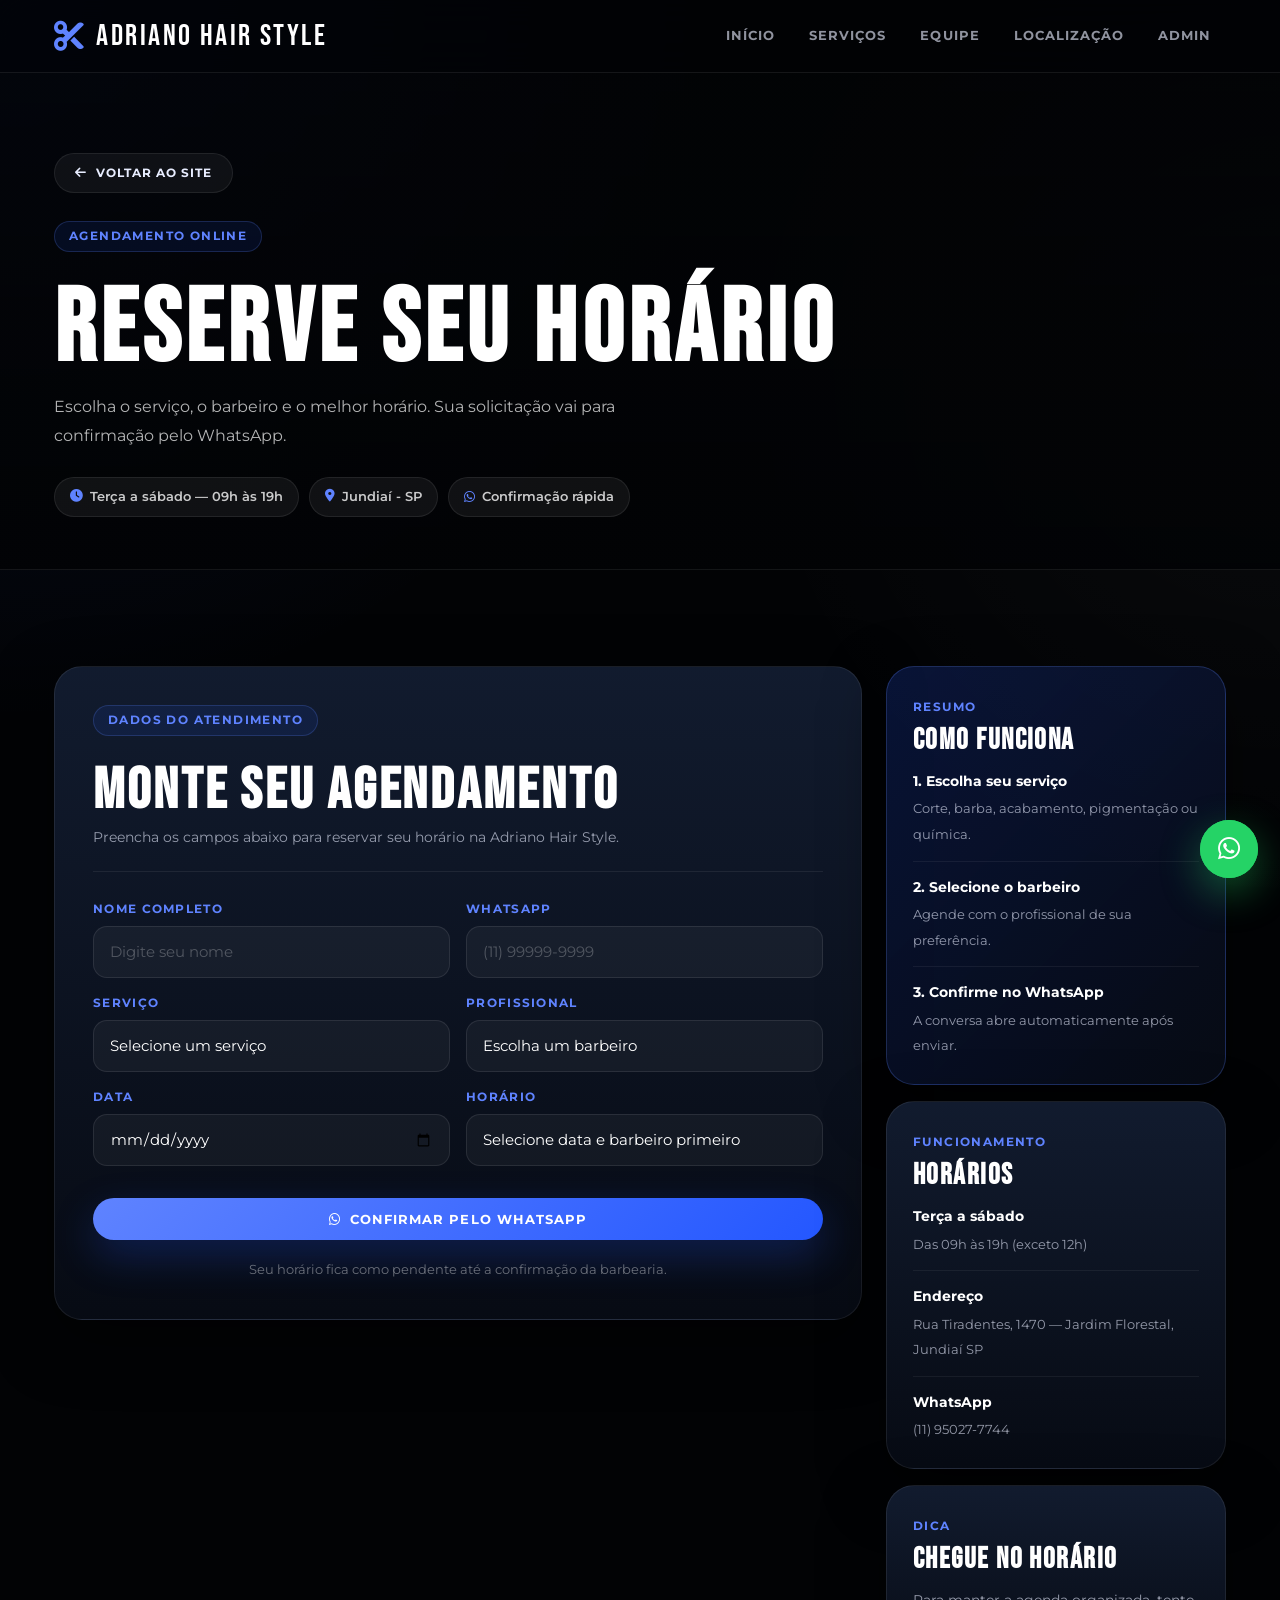
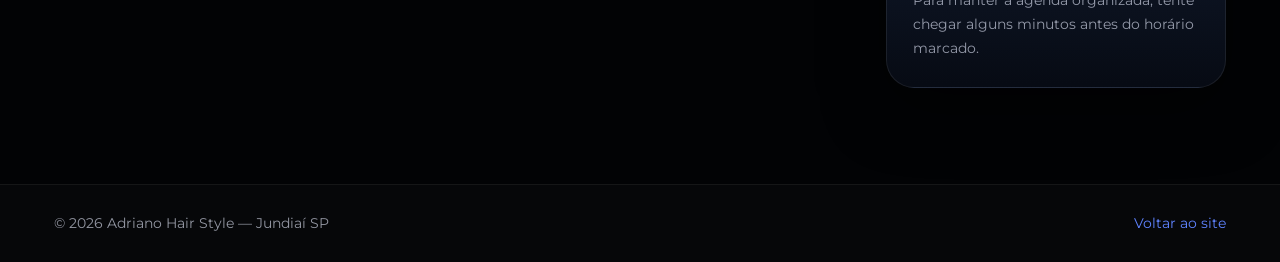
<file: agendamento-sistema-main/index/agendamento.html>
<!DOCTYPE html>
<html lang="pt-BR">
<head>
  <meta charset="UTF-8">
  <meta name="viewport" content="width=device-width, initial-scale=1.0">
  <title>Agendamento | Adriano Hair Style</title>
  <link rel="preconnect" href="https://fonts.googleapis.com">
  <link rel="preconnect" href="https://fonts.gstatic.com" crossorigin>
  <link href="https://fonts.googleapis.com/css2?family=Bebas+Neue&family=Montserrat:wght@400;500;600;700;800&display=swap" rel="stylesheet">
  <link rel="stylesheet" href="https://cdnjs.cloudflare.com/ajax/libs/font-awesome/6.5.0/css/all.min.css">
  <link rel="stylesheet" href="style.css">
</head>
<body>

<header>
  <div class="container nav">
    <a href="index.html" class="logo">
      <i class="fa-solid fa-scissors"></i>
      Adriano Hair Style
    </a>
    <nav class="nav-links">
      <a href="index.html">Início</a>
      <a href="index.html#servicos">Serviços</a>
      <a href="index.html#equipe">Equipe</a>
      <a href="index.html#localizacao">Localização</a>
      <a href="login.html">Admin</a>
    </nav>
  </div>
</header>

<main>

  <section class="booking-hero">
    <div class="container booking-hero-inner">
      <a href="index.html" class="btn btn-ghost btn-sm">
        <i class="fa-solid fa-arrow-left"></i>
        Voltar ao site
      </a>
      <span class="eyebrow">Agendamento online</span>
      <h1>Reserve seu horário</h1>
      <p>Escolha o serviço, o barbeiro e o melhor horário. Sua solicitação vai para confirmação pelo WhatsApp.</p>
      <div class="booking-hero-pills">
        <span><i class="fa-solid fa-clock"></i> Terça a sábado — 09h às 19h</span>
        <span><i class="fa-solid fa-location-dot"></i> Jundiaí - SP</span>
        <span><i class="fa-brands fa-whatsapp"></i> Confirmação rápida</span>
      </div>
    </div>
  </section>

  <section>
    <div class="container booking-layout">

      <div class="card booking-form-card">
        <div class="booking-form-head">
          <span class="eyebrow">Dados do atendimento</span>
          <h2>Monte seu agendamento</h2>
          <p>Preencha os campos abaixo para reservar seu horário na Adriano Hair Style.</p>
        </div>

        <form id="formAgendamento" class="booking-form">

          <div class="form-grid">
            <div class="form-group">
              <label for="nome">Nome completo</label>
              <input type="text" id="nome" placeholder="Digite seu nome" required autocomplete="name">
            </div>

            <div class="form-group">
              <label for="telefone">WhatsApp</label>
              <input type="tel" id="telefone" placeholder="(11) 99999-9999" required autocomplete="tel" maxlength="15">
            </div>

            <div class="form-group">
              <label for="servico">Serviço</label>
              <select id="servico" required>
                <option value="">Selecione um serviço</option>
                <option value="Corte masculino - R$ 50">Corte masculino — R$ 50</option>
                <option value="Corte + sobrancelha - R$ 55">Corte + sobrancelha — R$ 55</option>
                <option value="Corte + barba - R$ 90">Corte + barba — R$ 90</option>
                <option value="Acabamento - R$ 20">Acabamento — R$ 20</option>
                <option value="Pigmentação">Pigmentação — Consultar</option>
                <option value="Química e cor">Química e cor — Consultar</option>
              </select>
            </div>

            <div class="form-group">
              <label for="barbeiro">Profissional</label>
              <select id="barbeiro" required>
                <option value="">Escolha um barbeiro</option>
                <option value="Adriano">Adriano</option>
                <option value="Arthur">Arthur</option>
                <option value="Igor">Igor</option>
                <option value="Vinícius">Vinícius</option>
              </select>
            </div>

            <div class="form-group">
              <label for="data">Data</label>
              <input type="date" id="data" required>
            </div>

            <div class="form-group">
              <label for="horario">Horário</label>
              <select id="horario" required>
                <option value="">Selecione data e barbeiro primeiro</option>
              </select>
            </div>
          </div>

          <div id="msgAgendamento"></div>

          <button type="submit" id="btnAgendar" class="btn btn-full">
            <i class="fa-brands fa-whatsapp"></i>
            Confirmar pelo WhatsApp
          </button>

          <p class="booking-note">
            Seu horário fica como pendente até a confirmação da barbearia.
          </p>

        </form>
      </div>

      <aside class="summary-stack">
        <div class="card summary-card booking-premium-card">
          <span>Resumo</span>
          <h3>Como funciona</h3>
          <div class="summary-list">
            <div class="summary-item">
              <strong>1. Escolha seu serviço</strong>
              <span>Corte, barba, acabamento, pigmentação ou química.</span>
            </div>
            <div class="summary-item">
              <strong>2. Selecione o barbeiro</strong>
              <span>Agende com o profissional de sua preferência.</span>
            </div>
            <div class="summary-item">
              <strong>3. Confirme no WhatsApp</strong>
              <span>A conversa abre automaticamente após enviar.</span>
            </div>
          </div>
        </div>

        <div class="card summary-card">
          <span>Funcionamento</span>
          <h3>Horários</h3>
          <div class="summary-list">
            <div class="summary-item">
              <strong>Terça a sábado</strong>
              <span>Das 09h às 19h (exceto 12h)</span>
            </div>
            <div class="summary-item">
              <strong>Endereço</strong>
              <span>Rua Tiradentes, 1470 — Jardim Florestal, Jundiaí SP</span>
            </div>
            <div class="summary-item">
              <strong>WhatsApp</strong>
              <span>(11) 95027-7744</span>
            </div>
          </div>
        </div>

        <div class="card summary-card">
          <span>Dica</span>
          <h3>Chegue no horário</h3>
          <p>Para manter a agenda organizada, tente chegar alguns minutos antes do horário marcado.</p>
        </div>
      </aside>

    </div>
  </section>

</main>

<footer>
  <div class="container" style="display:flex;justify-content:space-between;align-items:center;flex-wrap:wrap;gap:12px;">
    <span>© 2026 Adriano Hair Style — Jundiaí SP</span>
    <a href="index.html">Voltar ao site</a>
  </div>
</footer>

<a href="https://wa.me/5511950277744" target="_blank" rel="noopener" class="whatsapp-float" aria-label="WhatsApp">
  <i class="fa-brands fa-whatsapp"></i>
</a>

<script src="config.js"></script>
<script src="utils.js"></script>
<script src="storage.js"></script>
<script>
  const form      = document.getElementById("formAgendamento");
  const msg       = document.getElementById("msgAgendamento");
  const btnAgendar = document.getElementById("btnAgendar");
  const campoData     = document.getElementById("data");
  const campoBarbeiro = document.getElementById("barbeiro");
  const campoHorario  = document.getElementById("horario");
  const campoTelefone = document.getElementById("telefone");

  function carregarOpcoes() {
    const campoServico = document.getElementById("servico");

    campoServico.innerHTML = `<option value="">Selecione um serviço</option>` +
      SERVICES.map(service => {
        const priceText = service.price > 0 ? ` — ${formatMoney(service.price)}` : " — Consultar";
        return `<option value="${service.value}">${service.label}${priceText}</option>`;
      }).join("");

    campoBarbeiro.innerHTML = `<option value="">Escolha um barbeiro</option>` +
      BARBERS.map(barber => `<option value="${barber}">${barber}</option>`).join("");
  }

  carregarOpcoes();

  // Data mínima = hoje
  campoData.min = getTodayISO();

  // Máscara de telefone (função de utils.js)
  campoTelefone.addEventListener("input", maskPhone);

  // ─── ATUALIZA SELECT DE HORÁRIOS ─────────────────────────
  function atualizarHorarios() {
  const data = campoData.value;
  const barbeiro = campoBarbeiro.value;
  const servico = document.getElementById("servico").value;

  if (data && !isDiaUtil(data)) {
    msg.innerHTML = `<div class="info-msg error"><i class="fa-solid fa-times-circle"></i> Selecione uma data de terça a sábado.</div>`;
    campoData.value = "";
    campoHorario.innerHTML = `<option value="">Selecione serviço, data e barbeiro primeiro</option>`;
    return;
  }

  msg.innerHTML = "";

  if (!data || !barbeiro || !servico) {
    campoHorario.innerHTML = `<option value="">Selecione serviço, data e barbeiro primeiro</option>`;
    return;
  }

  const livres = getHorariosDisponiveis(data, barbeiro, servico);

  campoHorario.innerHTML = livres.length
    ? `<option value="">Escolha um horário</option>` +
      livres.map(h => `<option value="${h}">${h}</option>`).join("")
    : `<option value="" disabled>Sem horários disponíveis</option>`;
}

  campoData.addEventListener("change", atualizarHorarios);
  campoBarbeiro.addEventListener("change", atualizarHorarios);
  document.getElementById("servico").addEventListener("change", atualizarHorarios);

  // ─── SUBMIT ───────────────────────────────────────────────
  form.addEventListener("submit", function(e) {
    e.preventDefault();

    const nome     = document.getElementById("nome").value.trim();
    const telefone = campoTelefone.value.trim();
    const servico  = document.getElementById("servico").value;
    const barbeiro = campoBarbeiro.value;
    const data     = campoData.value;
    const horario = campoHorario.value;

    btnAgendar.disabled  = true;
    btnAgendar.innerHTML = `<i class="fa-solid fa-spinner fa-spin"></i> Processando...`;

    // adicionarAgendamento faz todas as validações (utils + storage)
    const resultado = adicionarAgendamento({
      name: nome, phone: telefone, service: servico,
      stylist: barbeiro, date: data, time: horario, status: "Pendente"
    });

    if (!resultado.sucesso) {
      msg.innerHTML = `<div class="info-msg error"><i class="fa-solid fa-times-circle"></i> ${resultado.mensagem}</div>`;
      btnAgendar.disabled  = false;
      btnAgendar.innerHTML = `<i class="fa-brands fa-whatsapp"></i> Confirmar pelo WhatsApp`;
      return;
    }

    msg.innerHTML = `<div class="info-msg success"><i class="fa-solid fa-check-circle"></i> Agendamento salvo! Abrindo WhatsApp...</div>`;

    const texto = `Olá! Gostaria de confirmar meu agendamento na Adriano Hair Style.\n\n*Nome:* ${nome}\n*WhatsApp:* ${formatPhone(telefone)}\n*Serviço:* ${servico}\n*Barbeiro:* ${barbeiro}\n*Data:* ${formatDate(data)}\n*Horário:* ${horario}\n\nFico no aguardo da confirmação.`;

    setTimeout(() => {
      window.open(`https://wa.me/5511950277744?text=${encodeURIComponent(texto)}`, "_blank");
      btnAgendar.disabled  = false;
      btnAgendar.innerHTML = `<i class="fa-brands fa-whatsapp"></i> Confirmar pelo WhatsApp`;
      form.reset();
      campoHorario.innerHTML = `<option value="">Selecione data e barbeiro primeiro</option>`;
      msg.innerHTML = "";
    }, 1600);
  });
</script>

</body>
</html>
</file>
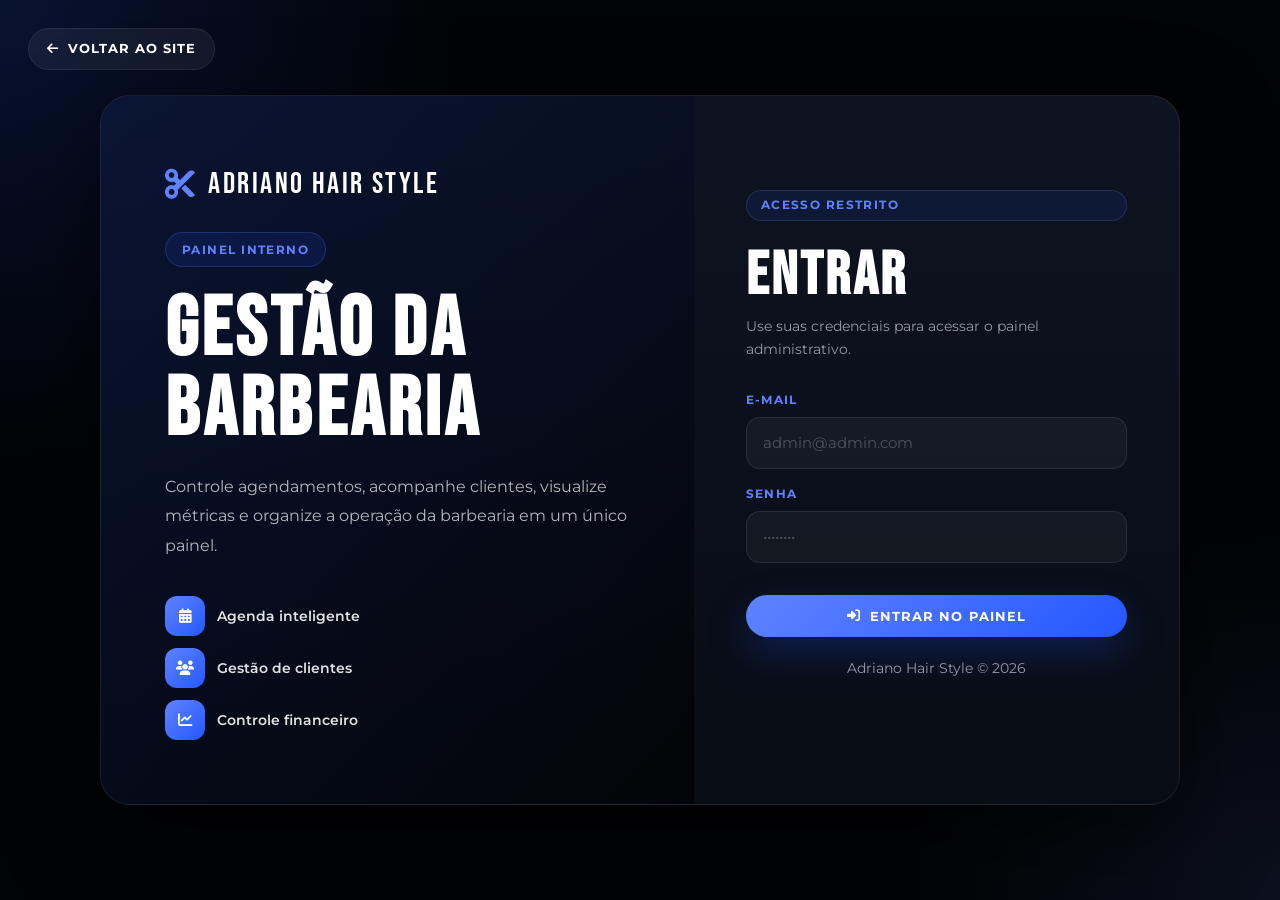
<file: agendamento-sistema-main/index/login.html>
<!DOCTYPE html>
<html lang="pt-BR">
<head>
  <meta charset="UTF-8">
  <meta name="viewport" content="width=device-width, initial-scale=1.0">
  <title>Admin | Adriano Hair Style</title>

  <link rel="preconnect" href="https://fonts.googleapis.com">
  <link rel="preconnect" href="https://fonts.gstatic.com" crossorigin>

  <link href="https://fonts.googleapis.com/css2?family=Bebas+Neue&family=Montserrat:wght@400;500;600;700;800&display=swap" rel="stylesheet">

  <link rel="stylesheet" href="https://cdnjs.cloudflare.com/ajax/libs/font-awesome/6.5.0/css/all.min.css">

  <link rel="stylesheet" href="style.css">
</head>
<body>

<div class="login-page">

  <a href="index.html" class="login-back">
    <i class="fa-solid fa-arrow-left"></i>
    Voltar ao site
  </a>

  <div class="login-wrap">

    <div class="login-left">

      <div class="login-overlay"></div>

      <div class="login-left-content">

        <div class="login-brand">
          <i class="fa-solid fa-scissors"></i>
          Adriano Hair Style
        </div>

        <span class="login-badge">
          Painel interno
        </span>

        <h1>
          Gestão da
          barbearia
        </h1>

        <p>
          Controle agendamentos, acompanhe clientes,
          visualize métricas e organize a operação da barbearia em um único painel.
        </p>

        <div class="login-features">

          <div class="login-feature">
            <i class="fa-solid fa-calendar-days"></i>
            Agenda inteligente
          </div>

          <div class="login-feature">
            <i class="fa-solid fa-users"></i>
            Gestão de clientes
          </div>

          <div class="login-feature">
            <i class="fa-solid fa-chart-line"></i>
            Controle financeiro
          </div>

        </div>

      </div>

    </div>

    <div class="login-right">

      <span class="eyebrow">
        Acesso restrito
      </span>

      <h2>
        Entrar
      </h2>

      <p>
        Use suas credenciais para acessar o painel administrativo.
      </p>

      <form id="formLogin" class="login-form">

        <div class="form-group">
          <label for="email">E-mail</label>

          <input
            type="email"
            id="email"
            placeholder="admin@admin.com"
            required
            autocomplete="username"
          >
        </div>

        <div class="form-group">
          <label for="senha">Senha</label>

          <input
            type="password"
            id="senha"
            placeholder="••••••••"
            required
            autocomplete="current-password"
          >
        </div>

        <div id="loginMsg"></div>

        <button type="submit" class="btn btn-full">
          <i class="fa-solid fa-right-to-bracket"></i>
          Entrar no painel
        </button>

      </form>

      <p class="login-hint">
        Adriano Hair Style © 2026
      </p>

    </div>

  </div>

</div>

<script src="config.js"></script>
<script src="utils.js"></script>
<script src="storage.js"></script>

<script>

  if (adminLogado()) {
    window.location.href = "admin.html";
  }

  document
    .getElementById("formLogin")
    .addEventListener("submit", function(e) {

      e.preventDefault();

      const email = document
        .getElementById("email")
        .value
        .trim();

      const senha = document
        .getElementById("senha")
        .value;

      const msg = document
        .getElementById("loginMsg");

      if (loginAdmin(email, senha)) {

        msg.innerHTML =
        `
          <div class="info-msg success">
            <i class="fa-solid fa-check-circle"></i>
            Login realizado! Redirecionando...
          </div>
        `;

        setTimeout(() => {
          window.location.href = "admin.html";
        }, 1000);

      } else {

        msg.innerHTML =
        `
          <div class="info-msg error">
            <i class="fa-solid fa-times-circle"></i>
            E-mail ou senha incorretos.
          </div>
        `;
      }
    });

</script>

</body>
</html>
</file>
<file: index/style.css>
@import url('https://fonts.googleapis.com/css2?family=Inter:wght@300;400;600;800&display=swap');

:root {
  --bg-dark: #0a0e17;
  --bg-secondary: #0f1727;
  --card-bg: rgba(255, 255, 255, 0.05);
  --card-strong: rgba(255, 255, 255, 0.08);
  --accent-blue: #007bff;
  --accent-hover: #0056b3;
  --accent-soft: rgba(0, 123, 255, 0.14);
  --text-main: #ffffff;
  --text-dim: #a0a0a0;
  --glass-border: rgba(255, 255, 255, 0.1);
  --success: #28a745;
  --danger: #ff4d4f;
  --shadow: 0 18px 45px rgba(0, 0, 0, 0.35);
}

* {
  margin: 0;
  padding: 0;
  box-sizing: border-box;
  font-family: 'Inter', sans-serif;
}

html {
  scroll-behavior: smooth;
}

body {
  background-color: var(--bg-dark);
  background-image:
    radial-gradient(circle at 10% 20%, rgba(0, 123, 255, 0.1) 0%, transparent 40%),
    radial-gradient(circle at 90% 80%, rgba(0, 123, 255, 0.05) 0%, transparent 40%);
  color: var(--text-main);
  line-height: 1.5;
  min-height: 100vh;
  overflow-x: hidden;
}

img {
  max-width: 100%;
  display: block;
}

a {
  color: inherit;
  text-decoration: none;
}

label {
  display: block;
}

ul {
  padding-left: 0;
}

@keyframes fadeInUp {
  from {
    opacity: 0;
    transform: translateY(20px);
  }
  to {
    opacity: 1;
    transform: translateY(0);
  }
}

.animate {
  animation: fadeInUp 0.5s ease forwards;
}

header {
  padding: 1rem 5%;
  display: flex;
  justify-content: space-between;
  align-items: center;
  background: rgba(10, 14, 23, 0.9);
  backdrop-filter: blur(12px);
  border-bottom: 1px solid var(--glass-border);
  position: sticky;
  top: 0;
  z-index: 1000;
}

header h1 {
  font-size: 1.2rem;
  text-transform: uppercase;
  letter-spacing: 2px;
}

header .brand-locations {
  display: flex;
  flex-direction: column;
  gap: 0.2rem;
}

header .location-text {
  font-size: 0.82rem;
  color: var(--text-dim);
  margin: 0;
}

nav {
  display: flex;
  gap: 0.75rem;
  align-items: center;
}

.btn-primary,
.btn-admin,
.hero-btn-primary,
.hero-btn-secondary,
nav a.btn-primary,
nav a.btn-admin {
  display: inline-flex;
  align-items: center;
  justify-content: center;
  gap: 0.5rem;
  text-decoration: none;
  font-weight: 700;
  border-radius: 10px;
  padding: 11px 18px;
  transition: transform 0.2s ease, box-shadow 0.2s ease, opacity 0.2s ease, background 0.2s ease, border-color 0.2s ease;
}

.btn-primary,
.hero-btn-primary,
nav a.btn-primary {
  color: #fff;
  background: linear-gradient(135deg, #007bff 0%, #00a2ff 100%);
  border: 1px solid rgba(0, 123, 255, 0.5);
}

.btn-primary:hover,
.hero-btn-primary:hover,
nav a.btn-primary:hover {
  transform: translateY(-1px);
  box-shadow: 0 10px 20px rgba(0, 123, 255, 0.35);
}

.btn-admin,
.hero-btn-secondary,
nav a.btn-admin {
  color: rgba(255, 255, 255, 0.92);
  background: rgba(255, 255, 255, 0.08);
  border: 1px solid rgba(255, 255, 255, 0.18);
}

.btn-admin:hover,
.hero-btn-secondary:hover,
nav a.btn-admin:hover {
  opacity: 1;
  box-shadow: 0 8px 15px rgba(0, 0, 0, 0.2);
}

.card,
.form-container,
.grid-panel {
  background: var(--card-bg);
  backdrop-filter: blur(16px);
  border: 1px solid var(--glass-border);
  border-radius: 16px;
  padding: 1.5rem;
  margin-bottom: 1rem;
  box-shadow: var(--shadow);
}

input,
select,
textarea,
button {
  width: 100%;
  padding: 12px 14px;
  margin-top: 5px;
  margin-bottom: 15px;
  border-radius: 10px;
  border: 1px solid var(--glass-border);
  background: rgba(255, 255, 255, 0.04);
  color: #fff;
  font-size: 16px;
}

input::placeholder,
textarea::placeholder {
  color: #b8b8b8;
}

input:focus,
select:focus,
textarea:focus,
button:focus {
  outline: none;
  border-color: rgba(0, 123, 255, 0.8);
  box-shadow: 0 0 0 3px rgba(0, 123, 255, 0.15);
}

select option {
  background: #0f1727;
  color: #fff;
}

textarea {
  resize: vertical;
  min-height: 110px;
}

button {
  background: var(--accent-blue);
  font-weight: 700;
  border: none;
  cursor: pointer;
  transition: 0.3s;
}

button:hover {
  background: var(--accent-hover);
  box-shadow: 0 0 15px rgba(0, 123, 255, 0.3);
}

button:disabled {
  cursor: not-allowed;
  opacity: 0.6;
  box-shadow: none;
}

.admin-layout {
  display: flex;
  flex-direction: column;
  min-height: 100vh;
}

.admin-sidebar {
  backdrop-filter: blur(20px);
  background: linear-gradient(180deg, rgba(0,0,0,0.6), rgba(10,14,23,0.9));
}

.admin-sidebar a {
  padding: 10px;
  border-radius: 10px;
  transition: 0.2s;
}

.admin-sidebar a:hover {
  background: rgba(0,123,255,0.2);
}

.admin-sidebar a.active {
  background: var(--accent-blue);
  color: white;
}

.admin-main {
  padding: 1rem;
  width: 100%;
}

.dashboard {
  display: grid;
  grid-template-columns: repeat(auto-fit, minmax(180px, 1fr));
  gap: 15px;
  margin-bottom: 1.5rem;
}

.dashboard-grid {
  display: grid;
  grid-template-columns: repeat(auto-fit, minmax(140px, 1fr));
  gap: 15px;
  margin-bottom: 2rem;
}

.dashboard-grid .card {
  text-align: center;
  padding: 1rem;
}

.table-container {
  width: 100%;
  overflow-x: auto;
  margin-top: 10px;
}

table {
  width: 100%;
  border-collapse: collapse;
  min-width: 500px;
}

th,
td {
  padding: 12px;
  text-align: left;
  border-bottom: 1px solid var(--glass-border);
}

th {
  color: var(--accent-blue);
  font-size: 0.8rem;
  text-transform: uppercase;
}

.home-main {
  padding: 2rem 5%;
}

.hero-section {
  display: grid;
  grid-template-columns: 1.4fr 1fr;
  gap: 24px;
  align-items: stretch;
  margin-bottom: 3rem;
}

.hero-content,
.hero-panel {
  background: linear-gradient(180deg, rgba(255,255,255,0.04), rgba(255,255,255,0.02));
  border: 1px solid var(--glass-border);
  border-radius: 24px;
  padding: 2rem;
  box-shadow: var(--shadow);
  backdrop-filter: blur(18px);
}

.hero-badge {
  display: inline-block;
  margin-bottom: 1rem;
  padding: 8px 14px;
  border-radius: 999px;
  background: var(--accent-soft);
  color: #8ec5ff;
  font-size: 0.8rem;
  font-weight: 700;
  letter-spacing: 0.8px;
}

.hero-content h2 {
  font-size: 3rem;
  line-height: 1.05;
  margin-bottom: 1rem;
  max-width: 520px;
}

.hero-content p {
  color: var(--text-dim);
  max-width: 620px;
  font-size: 1rem;
  margin-bottom: 1.5rem;
}

.hero-actions {
  display: flex;
  flex-wrap: wrap;
  gap: 0.8rem;
  margin-bottom: 1.8rem;
}

.hero-highlights {
  display: grid;
  grid-template-columns: repeat(3, 1fr);
  gap: 12px;
}

.highlight-card {
  padding: 1rem;
  border-radius: 16px;
  background: rgba(255,255,255,0.04);
  border: 1px solid var(--glass-border);
}

.highlight-card strong {
  display: block;
  margin-bottom: 0.35rem;
  color: #fff;
}

.highlight-card span {
  color: var(--text-dim);
  font-size: 0.9rem;
}

.hero-panel {
  display: flex;
  flex-direction: column;
  gap: 16px;
  justify-content: center;
}

.hero-panel-card {
  padding: 1.2rem;
  border-radius: 18px;
  background: rgba(255,255,255,0.04);
  border: 1px solid var(--glass-border);
}

.hero-panel-card small {
  color: #8ec5ff;
  display: block;
  margin-bottom: 0.5rem;
  font-weight: 700;
  letter-spacing: 0.8px;
}

.hero-panel-card h3 {
  margin-bottom: 0.4rem;
  font-size: 1.3rem;
}

.hero-panel-card p,
.hero-panel-card li {
  color: var(--text-dim);
}

.hero-panel-card ul {
  list-style: none;
  display: grid;
  gap: 6px;
  padding-left: 0;
}

.services-section {
  margin-bottom: 3rem;
}

.section-title {
  margin-bottom: 1.5rem;
}

.section-title span,
.section-mini-title {
  color: #8ec5ff;
  font-size: 0.82rem;
  font-weight: 700;
  letter-spacing: 1px;
  text-transform: uppercase;
}

.section-title h3,
.cta-box h3 {
  font-size: 2rem;
  margin-top: 0.4rem;
}

.services-grid {
  display: grid;
  grid-template-columns: repeat(4, 1fr);
  gap: 16px;
}

.service-card {
  background: var(--card-bg);
  border: 1px solid var(--glass-border);
  border-radius: 20px;
  padding: 1.5rem;
  box-shadow: var(--shadow);
  transition: transform 0.2s ease, border-color 0.2s ease;
}

.service-card:hover {
  transform: translateY(-4px);
  border-color: rgba(0,123,255,0.45);
}

.service-card i {
  color: var(--accent-blue);
  font-size: 1.4rem;
  margin-bottom: 1rem;
}

.service-card h4 {
  margin-bottom: 0.5rem;
}

.service-card p {
  color: var(--text-dim);
  margin-bottom: 1rem;
  font-size: 0.95rem;
}

.service-card strong {
  color: #fff;
  font-size: 1.05rem;
}

.cta-section {
  margin-bottom: 2rem;
}

.cta-box {
  display: flex;
  justify-content: space-between;
  align-items: center;
  gap: 1rem;
  background: linear-gradient(135deg, rgba(0,123,255,0.18), rgba(255,255,255,0.04));
  border: 1px solid var(--glass-border);
  border-radius: 24px;
  padding: 1.8rem 2rem;
  box-shadow: var(--shadow);
}

.cta-box p {
  color: var(--text-dim);
  margin-top: 0.4rem;
}

.site-footer {
  text-align: center;
  padding: 2rem;
  color: var(--text-dim);
  font-size: 0.85rem;
  border-top: 1px solid var(--glass-border);
}

.slots {
  display: grid;
  grid-template-columns: repeat(auto-fill, minmax(80px, 1fr));
  gap: 10px;
}

.slot-btn {
  padding: 10px;
  font-size: 0.8rem;
  background: rgba(255, 255, 255, 0.05);
  margin-bottom: 0;
}

.slot-btn.selected,
.slot-btn.active {
  background: var(--accent-blue) !important;
  border-color: #fff;
}

.schedule-grid {
  display: grid;
  grid-template-columns: 100px repeat(4, minmax(100px, 1fr));
  gap: 0;
  border: 1px solid var(--glass-border);
  border-radius: 16px;
  overflow: hidden;
  box-shadow: 0 10px 30px rgba(0,0,0,0.4);
}

.schedule-row {
  display: contents;
}

.schedule-row > div,
.schedule-row.header > div {
  padding: 12px;
  border-bottom: 1px solid var(--glass-border);
  border-right: 1px solid var(--glass-border);
  background: rgba(255, 255, 255, 0.03);
  min-height: 54px;
  display: flex;
  align-items: center;
  justify-content: center;
  font-size: 0.85rem;
}

.schedule-row.header > div {
  font-weight: 700;
  background: rgba(0, 123, 255, 0.13);
}

.schedule-grid .time-cell {
  background: rgba(0,0,0,0.4);
  font-weight: 700;
}

.slot-cell {
  cursor: pointer;
  transition: background 0.2s ease, transform 0.2s ease;
  text-align: center;
  line-height: 1.2;
  height: 54px;
  position: relative;
  font-weight: 600;
}

.slot-cell::after {
  content: "";
  position: absolute;
  inset: 0;
  background: rgba(0,255,150,0.05);
  opacity: 0;
  transition: 0.2s;
}

.slot-cell:hover::after {
  opacity: 1;
}

.slot-cell:hover {
  background: rgba(0, 123, 255, 0.15);
  transform: translateY(-1px);
}

.slot-cell.booked {
  background: linear-gradient(135deg, #28a745, #1e7e34);
  color: #fff;
  box-shadow: inset 0 0 10px rgba(0,0,0,0.3);
}

.modal {
  display: none;
  position: fixed;
  left: 0;
  top: 0;
  width: 100%;
  height: 100%;
  background: rgba(0, 0, 0, 0.55);
  align-items: center;
  justify-content: center;
  padding: 1rem;
  z-index: 2000;
}

.modal.open {
  display: flex;
}

.modal-content {
  width: min(600px, 100%);
  background: #0f1320;
  border-radius: 18px;
  padding: 1.5rem;
  border: 1px solid var(--glass-border);
  position: relative;
  box-shadow: var(--shadow);
}

.close-modal {
  position: absolute;
  right: 0.75rem;
  top: 0.75rem;
  border: none;
  background: transparent;
  color: var(--text-main);
  font-size: 1rem;
  cursor: pointer;
  width: auto;
  margin: 0;
  padding: 6px 8px;
  box-shadow: none;
}

.close-modal:hover {
  background: transparent;
  color: #8ec5ff;
  box-shadow: none;
}

.modal-content h2 {
  margin-top: 0;
  margin-bottom: 1rem;
}

.form-group {
  margin-bottom: 0.75rem;
}

.form-group label {
  font-size: 0.8rem;
  margin-bottom: 0.2rem;
  display: block;
  color: var(--text-dim);
}

.form-group input,
.form-group select,
.form-group textarea {
  width: 100%;
}

.agenda-controls {
  display: flex;
  flex-wrap: wrap;
  align-items: center;
  gap: 0.5rem;
}

.agenda-controls button {
  min-width: 80px;
  max-width: 140px;
  padding: 8px 10px;
  font-size: 0.78rem;
  border-radius: 8px;
  letter-spacing: 0.4px;
  white-space: nowrap;
  text-overflow: ellipsis;
  overflow: hidden;
  margin-bottom: 0;
}

.agenda-controls .agenda-week-label {
  color: var(--text-dim);
  font-size: 0.9rem;
  margin-left: auto;
  white-space: nowrap;
}

.btn-back {
  width: auto;
  padding: 8px 15px;
  background: transparent;
  border: 1px solid var(--glass-border);
  font-size: 0.9rem;
  margin-bottom: 0;
}

#lista {
  list-style: none;
}

#barberRevenue {
  list-style: none;
}

@media (max-width: 1100px) {
  .hero-section {
    grid-template-columns: 1fr;
  }

  .services-grid {
    grid-template-columns: repeat(2, 1fr);
  }

  .hero-highlights {
    grid-template-columns: 1fr;
  }
}

@media (max-width: 992px) {
  body > main > section[style*="grid-template-columns: 1.1fr 0.9fr"],
  body > main > section[style*="grid-template-columns:1.1fr 0.9fr"],
  .admin-main > section[style*="grid-template-columns: 1.5fr 1fr"] {
    grid-template-columns: 1fr !important;
  }
}

@media (max-width: 768px) {
  header {
    flex-direction: column;
    align-items: flex-start;
    gap: 1rem;
  }

  nav {
    width: 100%;
    flex-wrap: wrap;
  }

  .home-main {
    padding: 1.5rem 5%;
  }

  .hero-content h2 {
    font-size: 2.2rem;
  }

  .cta-box {
    flex-direction: column;
    align-items: flex-start;
  }

  .services-grid {
    grid-template-columns: 1fr;
  }

  .agenda-controls {
    gap: 0.4rem;
  }

  .agenda-controls button {
    min-width: 80px;
    padding: 7px 8px;
    font-size: 0.8rem;
  }

  .agenda-controls .agenda-week-label {
    width: 100%;
    margin-left: 0;
    text-align: left;
  }

  .schedule-grid {
    grid-template-columns: 80px repeat(4, minmax(60px, 1fr));
    font-size: 0.75rem;
  }

  .schedule-row > div,
  .schedule-row.header > div {
    padding: 8px;
    min-height: 40px;
  }

  .slot-cell {
    height: 40px;
    font-size: 0.7rem;
  }

  .time-cell {
    font-size: 0.8rem;
  }
}

@media (max-width: 480px) {
  .hero-content,
  .hero-panel,
  .service-card,
  .cta-box,
  .card,
  .form-container,
  .grid-panel {
    padding: 1.2rem;
  }

  .hero-content h2 {
    font-size: 1.9rem;
  }

  .agenda-controls button {
    min-width: 70px;
    padding: 6px 7px;
    font-size: 0.75rem;
  }

  .agenda-controls .agenda-week-label {
    font-size: 0.78rem;
  }

  .schedule-grid {
    grid-template-columns: 70px repeat(4, minmax(50px, 1fr));
  }

  .schedule-row > div,
  .schedule-row.header > div {
    padding: 6px;
    min-height: 35px;
  }

  .slot-cell {
    height: 35px;
    font-size: 0.65rem;
  }
}

@media (min-width: 992px) {
  .admin-layout {
    flex-direction: row;
  }

  .admin-sidebar {
    width: 250px;
    height: 100vh;
    position: sticky;
    top: 0;
    border-right: 1px solid var(--glass-border);
    padding: 2rem;
  }

  .admin-main {
    padding: 2.5rem;
    flex: 1;
  }
}
</file>
<file: agendamento-sistema-main/index/style.css>
@import url('https://fonts.googleapis.com/css2?family=Bebas+Neue&family=Montserrat:wght@300;400;500;600;700;800&display=swap');

*, *::before, *::after {
  box-sizing: border-box;
  margin: 0;
  padding: 0;
}

:root {
  --blue: #2457ff;
  --blue-dark: #102a8c;
  --blue-light: #5f83ff;
  --blue-glow: rgba(36, 87, 255, 0.28);
  --blue-subtle: rgba(36, 87, 255, 0.1);

  --white: #ffffff;
  --off-white: #edf2ff;

  --black: #020305;
  --dark: #070b14;
  --dark-2: #0c1220;
  --dark-3: #10192d;

  --card: #0d1422;
  --card-2: #121c30;

  --border: rgba(95, 131, 255, 0.22);
  --border-light: rgba(255, 255, 255, 0.08);

  --muted: rgba(232, 237, 255, 0.62);
  --text: #e8edff;

  --success: #22c55e;
  --danger: #ef4444;
  --warn: #f59e0b;

  --font-display: 'Bebas Neue', sans-serif;
  --font-body: 'Montserrat', sans-serif;

  --radius: 18px;
  --radius-lg: 28px;

  --shadow: 0 20px 60px rgba(0, 0, 0, 0.5);
  --shadow-blue: 0 16px 40px rgba(36, 87, 255, 0.25);

  --transition: 0.25s ease;
}

html {
  scroll-behavior: smooth;
}

body {
  font-family: var(--font-body);
  background:
    radial-gradient(circle at top left, rgba(36, 87, 255, 0.13), transparent 32%),
    radial-gradient(circle at 100% 20%, rgba(255, 255, 255, 0.03), transparent 28%),
    var(--black);
  color: var(--text);
  line-height: 1.6;
  overflow-x: hidden;
}

a {
  text-decoration: none;
  color: inherit;
}

img {
  max-width: 100%;
  display: block;
}

button, input, select, textarea {
  font-family: inherit;
}

.container {
  max-width: 1220px;
  margin: 0 auto;
  padding: 0 24px;
}

h1, h2, h3 {
  font-family: var(--font-display);
  color: var(--white);
  text-transform: uppercase;
  letter-spacing: 0.05em;
  line-height: 0.95;
}

h1 { font-size: clamp(4.5rem, 10vw, 8rem); }
h2 { font-size: clamp(2.2rem, 5vw, 4rem); }
h3 { font-size: 1.5rem; }

p { color: var(--muted); }


header {
  position: sticky;
  top: 0;
  z-index: 999;
  background: rgba(2, 3, 5, 0.85);
  backdrop-filter: blur(20px);
  -webkit-backdrop-filter: blur(20px);
  border-bottom: 1px solid var(--border-light);
}

.nav {
  height: 72px;
  display: flex;
  align-items: center;
  justify-content: space-between;
}

.logo {
  font-family: var(--font-display);
  font-size: 1.9rem;
  letter-spacing: 0.08em;
  color: var(--white);
  display: flex;
  align-items: center;
  gap: 10px;
  transition: var(--transition);
}

.logo i {
  color: var(--blue-light);
}

.logo:hover {
  opacity: 0.85;
}

.nav-links {
  display: flex;
  align-items: center;
  gap: 4px;
}

.nav-links a {
  padding: 9px 15px;
  border-radius: 999px;
  font-size: 0.8rem;
  font-weight: 700;
  letter-spacing: 0.08em;
  text-transform: uppercase;
  transition: var(--transition);
  color: var(--muted);
}

.nav-links a:hover {
  color: white;
  background: rgba(255, 255, 255, 0.06);
}


.btn {
  display: inline-flex;
  align-items: center;
  justify-content: center;
  gap: 9px;
  padding: 13px 30px;
  border: none;
  border-radius: 999px;
  background: linear-gradient(135deg, var(--blue-light), var(--blue));
  color: white;
  font-size: 0.82rem;
  font-weight: 700;
  letter-spacing: 0.08em;
  text-transform: uppercase;
  cursor: pointer;
  transition: var(--transition);
  box-shadow: var(--shadow-blue);
  white-space: nowrap;
}

.btn:hover {
  transform: translateY(-3px);
  box-shadow: 0 22px 50px rgba(36, 87, 255, 0.38);
}

.btn:active {
  transform: translateY(-1px);
}

.btn-outline {
  background: transparent;
  border: 1px solid var(--border);
  box-shadow: none;
  color: var(--text);
}

.btn-outline:hover {
  background: rgba(255, 255, 255, 0.05);
  box-shadow: none;
}

.btn-ghost {
  background: rgba(255, 255, 255, 0.05);
  border: 1px solid var(--border-light);
  box-shadow: none;
  color: var(--text);
}

.btn-ghost:hover {
  background: rgba(255, 255, 255, 0.1);
  box-shadow: none;
}

.btn-full { width: 100%; }

.btn-sm {
  padding: 9px 20px;
  font-size: 0.78rem;
}


.hero {
  min-height: calc(100vh - 72px);
  display: flex;
  align-items: center;
  position: relative;
  overflow: hidden;
  background:
    linear-gradient(rgba(2, 3, 5, 0.78), rgba(2, 3, 5, 0.92)),
    url('https://images.unsplash.com/photo-1621605815971-fbc98d665033?q=80&w=1974&auto=format&fit=crop') center/cover no-repeat;
}

.hero::before {
  content: '';
  position: absolute;
  inset: 0;
  background:
    linear-gradient(rgba(255, 255, 255, 0.025) 1px, transparent 1px),
    linear-gradient(90deg, rgba(255, 255, 255, 0.025) 1px, transparent 1px);
  background-size: 44px 44px;
  pointer-events: none;
}

.hero-inner {
  position: relative;
  display: grid;
  grid-template-columns: 1fr 400px;
  gap: 70px;
  align-items: center;
  padding: 110px 0;
}

.hero-tag {
  display: inline-flex;
  align-items: center;
  gap: 8px;
  padding: 7px 16px;
  border-radius: 999px;
  border: 1px solid var(--border);
  background: rgba(36, 87, 255, 0.1);
  color: var(--blue-light);
  font-size: 0.76rem;
  font-weight: 700;
  letter-spacing: 0.12em;
  text-transform: uppercase;
  margin-bottom: 24px;
}

.hero h1 {
  margin-bottom: 22px;
}

.hero-text {
  max-width: 560px;
  font-size: 1.05rem;
  line-height: 1.85;
  color: rgba(255, 255, 255, 0.7);
  margin-bottom: 38px;
}

.hero-cta {
  display: flex;
  gap: 14px;
  flex-wrap: wrap;
  margin-bottom: 44px;
}

.hero-stats {
  display: flex;
  gap: 30px;
  flex-wrap: wrap;
  padding-top: 28px;
  border-top: 1px solid rgba(255, 255, 255, 0.08);
}

.hero-stat strong {
  display: block;
  font-family: var(--font-display);
  font-size: 1.7rem;
  color: white;
  line-height: 1.1;
}

.hero-stat span {
  font-size: 0.82rem;
  color: var(--muted);
}

.card {
  background: linear-gradient(180deg, rgba(18, 28, 48, 0.96), rgba(7, 11, 20, 0.98));
  border: 1px solid var(--border-light);
  border-radius: var(--radius-lg);
  box-shadow: var(--shadow);
  padding: 24px;
}

.hero-card {
  padding: 30px;
}

.hero-card-head {
  display: flex;
  align-items: center;
  justify-content: space-between;
  margin-bottom: 22px;
}

.hero-card-head span {
  font-size: 0.76rem;
  font-weight: 700;
  letter-spacing: 0.12em;
  text-transform: uppercase;
  color: var(--muted);
}

.hero-card-head i {
  color: var(--blue-light);
}

.service-row {
  display: flex;
  align-items: center;
  justify-content: space-between;
  padding: 14px 0;
  border-bottom: 1px solid rgba(255, 255, 255, 0.06);
}

.service-row:last-of-type {
  margin-bottom: 20px;
  border-bottom: none;
}

.service-row strong {
  display: block;
  color: white;
  font-size: 0.92rem;
}

.service-row small {
  color: var(--muted);
  font-size: 0.8rem;
}

.price {
  font-family: var(--font-display);
  font-size: 1.45rem;
  color: var(--blue-light);
}


section {
  padding: 96px 0;
}

.section-label {
  margin-bottom: 50px;
}

.eyebrow {
  display: inline-block;
  padding: 5px 14px;
  border-radius: 999px;
  background: rgba(36, 87, 255, 0.1);
  border: 1px solid var(--border);
  color: var(--blue-light);
  font-size: 0.73rem;
  font-weight: 700;
  letter-spacing: 0.12em;
  text-transform: uppercase;
  margin-bottom: 16px;
}

.section-label h2 {
  margin-bottom: 12px;
}

.section-label p {
  max-width: 580px;
}

.home-strip {
  padding: 0;
  position: relative;
  z-index: 5;
  transform: translateY(-36px);
}

.home-strip-grid {
  display: grid;
  grid-template-columns: repeat(3, 1fr);
  gap: 16px;
}

.home-strip-grid div {
  padding: 22px 24px;
  border-radius: 22px;
  background: linear-gradient(180deg, rgba(18, 28, 48, 0.97), rgba(7, 11, 20, 0.98));
  border: 1px solid var(--border-light);
  box-shadow: var(--shadow);
  transition: var(--transition);
}

.home-strip-grid div:hover {
  transform: translateY(-4px);
  border-color: var(--border);
}

.home-strip-grid i {
  color: var(--blue-light);
  font-size: 1.3rem;
  margin-bottom: 12px;
  display: block;
}

.home-strip-grid strong {
  display: block;
  color: white;
  font-size: 0.95rem;
  margin-bottom: 3px;
}

.home-strip-grid span {
  display: block;
  color: var(--muted);
  font-size: 0.84rem;
}


.services-grid {
  display: grid;
  grid-template-columns: repeat(3, 1fr);
  gap: 20px;
}

.service-card {
  padding: 30px;
  transition: var(--transition);
}

.service-card:hover {
  transform: translateY(-6px);
  border-color: rgba(95, 131, 255, 0.4);
  box-shadow: 0 28px 60px rgba(0, 0, 0, 0.45);
}

.service-icon {
  width: 60px;
  height: 60px;
  border-radius: 18px;
  background: linear-gradient(135deg, var(--blue), var(--blue-dark));
  display: flex;
  align-items: center;
  justify-content: center;
  color: white;
  font-size: 1.35rem;
  margin-bottom: 20px;
}

.service-card h3 {
  margin-bottom: 10px;
  font-size: 1.4rem;
}

.service-price {
  display: inline-block;
  margin-top: 16px;
  font-family: var(--font-display);
  font-size: 1.65rem;
  color: var(--blue-light);
}

.service-featured {
  background: linear-gradient(135deg, rgba(36, 87, 255, 0.2), rgba(7, 11, 20, 0.98));
  border-color: rgba(95, 131, 255, 0.3);
}


.team-grid {
  display: grid;
  grid-template-columns: repeat(4, 1fr);
  gap: 20px;
}

.barber-card {
  padding: 30px;
  text-align: center;
  transition: var(--transition);
}

.barber-card:hover {
  transform: translateY(-6px);
  border-color: rgba(95, 131, 255, 0.4);
  box-shadow: 0 28px 60px rgba(0, 0, 0, 0.45);
}

.barber-avatar {
  width: 84px;
  height: 84px;
  border-radius: 50%;
  background: linear-gradient(135deg, var(--blue-light), var(--blue-dark));
  display: flex;
  align-items: center;
  justify-content: center;
  margin: 0 auto 18px;
  font-family: var(--font-display);
  font-size: 1.9rem;
  color: white;
  box-shadow: 0 10px 30px rgba(36, 87, 255, 0.3);
}

.barber-card h3 {
  margin-bottom: 6px;
  font-size: 1.4rem;
}

.barber-card span {
  color: var(--muted);
  font-size: 0.84rem;
}


.steps-grid {
  display: grid;
  grid-template-columns: repeat(3, 1fr);
  gap: 20px;
}

.step-card {
  padding: 30px;
  transition: var(--transition);
}

.step-card:hover {
  transform: translateY(-6px);
  border-color: rgba(95, 131, 255, 0.4);
}

.step-number {
  font-family: var(--font-display);
  font-size: 4.5rem;
  color: rgba(95, 131, 255, 0.14);
  line-height: 1;
  margin-bottom: 14px;
}

.step-card h3 {
  margin-bottom: 10px;
}


.location-wrap {
  display: grid;
  grid-template-columns: 1fr 1fr;
  gap: 24px;
}

.location-info {
  padding: 36px;
}

.location-info h2 {
  margin: 12px 0 8px;
}

.location-info > p {
  margin-bottom: 0;
  font-size: 0.9rem;
}

.location-list {
  display: flex;
  flex-direction: column;
  gap: 14px;
  margin: 24px 0;
}

.location-item {
  display: flex;
  align-items: center;
  gap: 12px;
  color: var(--text);
  font-size: 0.9rem;
}

.location-item i {
  width: 40px;
  height: 40px;
  flex-shrink: 0;
  border-radius: 12px;
  background: rgba(36, 87, 255, 0.1);
  display: flex;
  align-items: center;
  justify-content: center;
  color: var(--blue-light);
  font-size: 0.95rem;
}

.map-wrap {
  overflow: hidden;
  border-radius: var(--radius-lg);
  border: 1px solid var(--border-light);
  min-height: 360px;
}

.map-wrap iframe {
  width: 100%;
  height: 100%;
  min-height: 360px;
  border: none;
  display: block;
}


.cta-section {
  padding: 80px 40px;
  text-align: center;
  border-radius: var(--radius-lg);
  background: linear-gradient(135deg, rgba(16, 42, 140, 0.55), rgba(7, 11, 20, 0.95));
  border: 1px solid var(--border-light);
  overflow: hidden;
  position: relative;
}

.cta-section::before {
  content: '';
  position: absolute;
  width: 480px;
  height: 480px;
  border-radius: 50%;
  background: radial-gradient(circle, rgba(95, 131, 255, 0.2), transparent 70%);
  top: -240px;
  left: 50%;
  transform: translateX(-50%);
  pointer-events: none;
}

.cta-section h2,
.cta-section p,
.cta-section a {
  position: relative;
}

.cta-section p {
  margin: 14px auto 28px;
  max-width: 560px;
}


footer {
  padding: 28px 0;
  text-align: center;
  border-top: 1px solid rgba(255, 255, 255, 0.06);
  color: var(--muted);
  font-size: 0.85rem;
  background: rgba(255, 255, 255, 0.015);
}


.whatsapp-float {
  position: fixed;
  right: 22px;
  bottom: 22px;
  width: 58px;
  height: 58px;
  border-radius: 50%;
  background: #25d366;
  display: flex;
  align-items: center;
  justify-content: center;
  color: white;
  font-size: 1.6rem;
  box-shadow: 0 14px 40px rgba(37, 211, 102, 0.4);
  z-index: 999;
  transition: var(--transition);
}

.whatsapp-float:hover {
  transform: scale(1.1);
  box-shadow: 0 18px 50px rgba(37, 211, 102, 0.55);
}


input,
select,
textarea {
  background: rgba(255, 255, 255, 0.045);
  border: 1px solid rgba(255, 255, 255, 0.09);
  border-radius: 14px;
  min-height: 52px;
  padding: 0 16px;
  color: white;
  font-size: 0.92rem;
  transition: var(--transition);
  width: 100%;
  outline: none;
  appearance: none;
  -webkit-appearance: none;
}

textarea {
  padding: 14px 16px;
  min-height: 100px;
  resize: vertical;
}

input:focus,
select:focus,
textarea:focus {
  border-color: var(--blue);
  background: rgba(36, 87, 255, 0.07);
  box-shadow: 0 0 0 3px rgba(36, 87, 255, 0.14);
}

input::placeholder,
textarea::placeholder {
  color: rgba(255, 255, 255, 0.3);
}

select option {
  background: var(--dark-2);
  color: white;
}

label {
  color: var(--blue-light);
  font-size: 0.74rem;
  font-weight: 700;
  letter-spacing: 0.11em;
  text-transform: uppercase;
}

.form-group {
  display: flex;
  flex-direction: column;
  gap: 7px;
}

.form-grid {
  display: grid;
  grid-template-columns: 1fr 1fr;
  gap: 16px;
}


.login-page {
  min-height: 100vh;
  display: flex;
  align-items: center;
  justify-content: center;
  padding: 40px 24px;
  position: relative;
  background:
    radial-gradient(circle at top left, rgba(36, 87, 255, 0.18), transparent 30%),
    radial-gradient(circle at bottom right, rgba(95, 131, 255, 0.1), transparent 24%),
    var(--black);
}

.login-back {
  position: absolute;
  top: 28px;
  left: 28px;
  display: inline-flex;
  align-items: center;
  gap: 9px;
  padding: 10px 18px;
  border-radius: 999px;
  background: rgba(255, 255, 255, 0.06);
  border: 1px solid rgba(255, 255, 255, 0.08);
  color: white;
  font-size: 0.8rem;
  font-weight: 700;
  letter-spacing: 0.08em;
  text-transform: uppercase;
  transition: var(--transition);
}

.login-back:hover {
  background: rgba(255, 255, 255, 0.11);
  transform: translateY(-2px);
}

.login-wrap {
  width: 1080px;
  max-width: 100%;
  display: grid;
  grid-template-columns: 1.1fr 0.9fr;
  overflow: hidden;
  border-radius: 30px;
  border: 1px solid rgba(255, 255, 255, 0.08);
  background: linear-gradient(180deg, rgba(14, 20, 34, 0.97), rgba(8, 12, 20, 0.98));
  box-shadow: 0 30px 90px rgba(0, 0, 0, 0.6);
}

.login-left {
  position: relative;
  padding: 64px;
  overflow: hidden;
  background:
    linear-gradient(rgba(2, 3, 5, 0.68), rgba(2, 3, 5, 0.86)),
    url('https://images.unsplash.com/photo-1622286342621-4bd786c2447c?q=80&w=1974&auto=format&fit=crop') center/cover no-repeat;
}

.login-overlay {
  position: absolute;
  inset: 0;
  background: linear-gradient(135deg, rgba(36, 87, 255, 0.16), transparent);
  pointer-events: none;
}

.login-left-content {
  position: relative;
  z-index: 2;
}

.login-brand {
  display: flex;
  align-items: center;
  gap: 11px;
  margin-bottom: 24px;
  font-family: var(--font-display);
  font-size: 1.9rem;
  letter-spacing: 0.08em;
  color: white;
}

.login-brand i {
  color: var(--blue-light);
}

.login-badge {
  display: inline-flex;
  padding: 7px 16px;
  border-radius: 999px;
  background: rgba(36, 87, 255, 0.12);
  border: 1px solid rgba(95, 131, 255, 0.22);
  color: var(--blue-light);
  font-size: 0.75rem;
  font-weight: 700;
  letter-spacing: 0.12em;
  text-transform: uppercase;
  margin-bottom: 24px;
}

.login-left h1 {
  font-size: clamp(3.8rem, 6.5vw, 6rem);
  margin-bottom: 22px;
}

.login-left p {
  max-width: 480px;
  font-size: 1rem;
  line-height: 1.85;
  color: rgba(255, 255, 255, 0.7);
  margin-bottom: 36px;
}

.login-features {
  display: flex;
  flex-direction: column;
  gap: 12px;
}

.login-feature {
  display: flex;
  align-items: center;
  gap: 12px;
  color: rgba(255, 255, 255, 0.88);
  font-size: 0.9rem;
  font-weight: 600;
}

.login-feature i {
  width: 40px;
  height: 40px;
  border-radius: 12px;
  background: linear-gradient(135deg, var(--blue-light), var(--blue));
  display: flex;
  align-items: center;
  justify-content: center;
  color: white;
  font-size: 0.9rem;
  flex-shrink: 0;
}

.login-right {
  padding: 64px 52px;
  display: flex;
  flex-direction: column;
  justify-content: center;
}

.login-right h2 {
  font-size: 3.8rem;
  margin: 10px 0;
}

.login-right > p {
  margin-bottom: 30px;
  color: var(--muted);
  font-size: 0.9rem;
}

.login-form {
  display: flex;
  flex-direction: column;
  gap: 16px;
}

.login-hint {
  margin-top: 20px;
  text-align: center;
  color: rgba(255, 255, 255, 0.35);
  font-size: 0.8rem;
}


.booking-hero {
  padding: 80px 0 52px;
  background:
    linear-gradient(rgba(2, 3, 5, 0.78), rgba(2, 3, 5, 0.94)),
    url('https://images.unsplash.com/photo-1517832606299-7ae9b720a186?q=80&w=1974&auto=format&fit=crop') center/cover no-repeat;
  border-bottom: 1px solid rgba(255, 255, 255, 0.07);
}

.booking-hero-inner {
  display: flex;
  flex-direction: column;
  align-items: flex-start;
  gap: 0;
}

.booking-hero-inner .btn {
  margin-bottom: 28px;
}

.booking-hero h1 {
  font-size: clamp(3.8rem, 8vw, 6.5rem);
  margin-top: 14px;
  margin-bottom: 14px;
}

.booking-hero p {
  max-width: 580px;
  font-size: 1rem;
  line-height: 1.8;
  color: rgba(255, 255, 255, 0.7);
}

.booking-hero-pills {
  display: flex;
  gap: 10px;
  flex-wrap: wrap;
  margin-top: 26px;
}

.booking-hero-pills span {
  display: inline-flex;
  align-items: center;
  gap: 7px;
  padding: 9px 15px;
  border-radius: 999px;
  background: rgba(255, 255, 255, 0.06);
  border: 1px solid rgba(255, 255, 255, 0.08);
  color: rgba(255, 255, 255, 0.78);
  font-size: 0.8rem;
  font-weight: 600;
}

.booking-hero-pills i {
  color: var(--blue-light);
}

.booking-layout {
  display: grid;
  grid-template-columns: 1fr 340px;
  gap: 24px;
  align-items: start;
}

.booking-form-card {
  padding: 38px;
}

.booking-form-head {
  margin-bottom: 28px;
  padding-bottom: 22px;
  border-bottom: 1px solid rgba(255, 255, 255, 0.07);
}

.booking-form-head h2 {
  font-size: clamp(2.6rem, 4.5vw, 3.8rem);
  margin-top: 12px;
  margin-bottom: 8px;
}

.booking-form-head p {
  font-size: 0.9rem;
}

.booking-form {
  display: flex;
  flex-direction: column;
  gap: 16px;
}

.booking-note {
  text-align: center;
  color: rgba(255, 255, 255, 0.4);
  font-size: 0.8rem;
  padding-top: 4px;
}

.summary-stack {
  display: flex;
  flex-direction: column;
  gap: 16px;
}

.summary-card {
  padding: 26px;
}

.summary-card > span {
  color: var(--blue-light);
  font-size: 0.73rem;
  font-weight: 700;
  letter-spacing: 0.12em;
  text-transform: uppercase;
}

.summary-card h3 {
  margin: 8px 0 16px;
  font-size: 1.8rem;
}

.summary-card p {
  font-size: 0.88rem;
  line-height: 1.7;
}

.summary-list {
  display: flex;
  flex-direction: column;
  gap: 14px;
}

.summary-item {
  padding-bottom: 14px;
  border-bottom: 1px solid rgba(255, 255, 255, 0.06);
}

.summary-item:last-child {
  border-bottom: none;
  padding-bottom: 0;
}

.summary-item strong {
  display: block;
  color: white;
  font-size: 0.88rem;
  margin-bottom: 3px;
}

.summary-item span {
  color: var(--muted);
  font-size: 0.83rem;
}

.booking-premium-card {
  background: linear-gradient(135deg, rgba(36, 87, 255, 0.2), rgba(7, 11, 20, 0.98));
  border-color: rgba(95, 131, 255, 0.26);
}


.admin-layout {
  display: grid;
  grid-template-columns: 268px 1fr;
  min-height: 100vh;
}

.admin-sidebar {
  position: sticky;
  top: 0;
  height: 100vh;
  padding: 30px 18px;
  background: linear-gradient(180deg, rgba(10, 16, 28, 0.99), rgba(4, 6, 10, 0.99));
  border-right: 1px solid rgba(255, 255, 255, 0.07);
  display: flex;
  flex-direction: column;
  gap: 28px;
  backdrop-filter: blur(18px);
  -webkit-backdrop-filter: blur(18px);
}

.sidebar-brand {
  display: flex;
  align-items: center;
  gap: 10px;
  padding-bottom: 22px;
  border-bottom: 1px solid rgba(255, 255, 255, 0.07);
  font-family: var(--font-display);
  font-size: 1.85rem;
  letter-spacing: 0.08em;
  color: white;
  position: relative;
}

.sidebar-brand::after {
  content: '';
  position: absolute;
  bottom: -1px;
  left: 0;
  width: 80px;
  height: 2px;
  background: linear-gradient(90deg, var(--blue-light), transparent);
}

.sidebar-brand i {
  color: var(--blue-light);
}

.sidebar-nav {
  display: flex;
  flex-direction: column;
  gap: 6px;
  flex: 1;
}

.sidebar-nav a {
  display: flex;
  align-items: center;
  gap: 11px;
  padding: 12px 14px;
  border-radius: 14px;
  color: rgba(255, 255, 255, 0.58);
  font-weight: 600;
  font-size: 0.88rem;
  transition: var(--transition);
  position: relative;
}

.sidebar-nav a:hover {
  color: white;
  background: rgba(255, 255, 255, 0.06);
}

.sidebar-nav a.active {
  color: white;
  background: linear-gradient(135deg, rgba(36, 87, 255, 0.26), rgba(95, 131, 255, 0.08));
  border: 1px solid rgba(95, 131, 255, 0.22);
  box-shadow: 0 8px 24px rgba(36, 87, 255, 0.16);
}

.sidebar-nav a i {
  width: 18px;
  color: var(--blue-light);
  font-size: 0.9rem;
}

.sidebar-logout {
  padding-top: 18px;
  border-top: 1px solid rgba(255, 255, 255, 0.07);
}


.admin-main,
.agenda-page {
  padding: 40px;
  background:
    radial-gradient(circle at top right, rgba(36, 87, 255, 0.1), transparent 28%),
    var(--black);
  overflow-x: hidden;
  display: grid;
  gap: 26px;
  max-width: 1440px;
  margin: 0 auto;
}

.admin-hero-panel {
  padding: 30px;
  border-radius: 26px;
  background: linear-gradient(135deg, rgba(36, 87, 255, 0.16), rgba(7, 11, 20, 0.98));
  border: 1px solid rgba(255, 255, 255, 0.08);
  box-shadow: var(--shadow);
  display: flex;
  justify-content: space-between;
  align-items: flex-start;
  gap: 20px;
  flex-wrap: wrap;
  margin-bottom: 24px;
}

.admin-top {
  display: flex;
  justify-content: space-between;
  align-items: flex-start;
  gap: 20px;
  flex-wrap: wrap;
}

.admin-top h1,
.agenda-top h1 {
  font-size: clamp(3.2rem, 5.5vw, 5rem);
  margin-top: 12px;
}

.admin-top p {
  font-size: 0.92rem;
  max-width: 520px;
  margin-top: 6px;
}

.admin-top-actions {
  display: flex;
  align-items: center;
  gap: 10px;
  flex-wrap: wrap;
  flex-shrink: 0;
}

.agenda-top {
  display: flex;
  justify-content: space-between;
  align-items: flex-start;
  gap: 20px;
  padding-bottom: 26px;
  margin-bottom: 0;
  border-bottom: 1px solid rgba(255, 255, 255, 0.07);
}

.metrics-grid {
  display: grid;
  grid-template-columns: repeat(auto-fit, minmax(220px, 1fr));
  gap: 18px;
  margin-bottom: 24px;
}

.metric-card {
  padding: 24px;
  position: relative;
  overflow: hidden;
  border-radius: var(--radius);
}

.metric-card::after {
  content: '';
  position: absolute;
  right: -30px;
  bottom: -30px;
  width: 100px;
  height: 100px;
  border-radius: 50%;
  background: radial-gradient(circle, rgba(95, 131, 255, 0.15), transparent 70%);
  pointer-events: none;
}

.metric-card small {
  display: block;
  color: rgba(255, 255, 255, 0.5);
  font-size: 0.73rem;
  font-weight: 700;
  letter-spacing: 0.11em;
  text-transform: uppercase;
  margin-bottom: 12px;
  position: relative;
  z-index: 2;
}

.metric-card h2 {
  font-size: 2.3rem;
  color: white;
  position: relative;
  z-index: 2;
  line-height: 1;
}

.metric-card.accent {
  background: linear-gradient(135deg, rgba(36, 87, 255, 0.38), rgba(7, 11, 20, 0.98));
  border-color: rgba(95, 131, 255, 0.36);
}

.metrics-premium .metric-card {
  min-height: 130px;
}


.section-head {
  display: flex;
  justify-content: space-between;
  align-items: center;
  gap: 16px;
  flex-wrap: wrap;
  margin-bottom: 20px;
}

.section-head h3 {
  font-size: 1.9rem;
}

.section-head p {
  margin-top: 4px;
  font-size: 0.86rem;
}

.admin-filters {
  display: grid;
  grid-template-columns: repeat(3, minmax(0, 1fr)) auto;
  gap: 16px;
  align-items: end;
  margin-bottom: 16px;
}

.admin-filters .form-group {
  justify-content: flex-end;
}

.table-wrap {
  width: 100%;
  overflow-x: auto;
  border-radius: 20px;
  border: 1px solid rgba(255, 255, 255, 0.07);
}

.table-wrap::-webkit-scrollbar {
  height: 8px;
}

.table-wrap::-webkit-scrollbar-track {
  background: rgba(255, 255, 255, 0.03);
}

.table-wrap::-webkit-scrollbar-thumb {
  background: rgba(95, 131, 255, 0.26);
  border-radius: 999px;
}

table {
  width: 100%;
  border-collapse: collapse;
  background: rgba(255, 255, 255, 0.02);
  min-width: 900px;
}

table th {
  padding: 15px 16px;
  text-align: left;
  color: var(--blue-light);
  background: linear-gradient(135deg, rgba(36, 87, 255, 0.12), rgba(12, 18, 32, 0.98));
  font-size: 0.72rem;
  font-weight: 800;
  letter-spacing: 0.1em;
  text-transform: uppercase;
  border-bottom: 1px solid rgba(255, 255, 255, 0.07);
  height: 56px;
  vertical-align: middle;
}

table td {
  padding: 14px 16px;
  color: rgba(255, 255, 255, 0.76);
  font-size: 0.88rem;
  border-bottom: 1px solid rgba(255, 255, 255, 0.05);
  height: 66px;
  vertical-align: middle;
}

table tbody tr {
  transition: var(--transition);
}

table tbody tr:hover td {
  background: rgba(36, 87, 255, 0.05);
}

table td:first-child { min-width: 160px; }
table td:last-child { min-width: 200px; }


.revenue-list,
.clients-list {
  list-style: none;
  display: flex;
  flex-direction: column;
  gap: 10px;
}

.revenue-item {
  display: grid;
  grid-template-columns: 1.2fr repeat(3, 1fr);
  gap: 12px;
  align-items: center;
  padding: 16px 18px;
  background: rgba(255, 255, 255, 0.03);
  border: 1px solid rgba(255, 255, 255, 0.06);
  border-radius: 16px;
  transition: var(--transition);
}

.revenue-item:hover {
  background: rgba(36, 87, 255, 0.06);
  transform: translateY(-2px);
}

.revenue-item strong {
  color: white;
  font-size: 0.92rem;
}

.revenue-item small {
  color: var(--muted);
  font-size: 0.78rem;
}

.revenue-item .col strong {
  display: block;
  margin-top: 3px;
  font-family: var(--font-display);
  font-size: 1.5rem;
}

.client-item {
  display: flex;
  justify-content: space-between;
  flex-wrap: wrap;
  gap: 10px;
  padding: 16px 18px;
  background: rgba(255, 255, 255, 0.03);
  border: 1px solid rgba(255, 255, 255, 0.06);
  border-radius: 16px;
  transition: var(--transition);
}

.client-item:hover {
  background: rgba(36, 87, 255, 0.06);
  border-color: rgba(95, 131, 255, 0.18);
  transform: translateY(-2px);
}

.client-info strong,
.client-meta strong {
  color: white;
}

.client-info small,
.client-meta small {
  color: var(--muted);
  font-size: 0.78rem;
}

.client-info strong {
  display: block;
  font-size: 0.92rem;
}

.client-meta {
  text-align: right;
}

.client-meta strong {
  display: block;
  font-family: var(--font-display);
  font-size: 1.25rem;
  letter-spacing: 0.04em;
}


.admin-2col,
.charts-wrap {
  display: grid;
  grid-template-columns: repeat(auto-fit, minmax(320px, 1fr));
  gap: 20px;
}

.chart-card h4 {
  color: white;
  font-size: 0.9rem;
  font-weight: 700;
  letter-spacing: 0.08em;
  text-transform: uppercase;
  margin-bottom: 16px;
}


.badge {
  display: inline-flex;
  align-items: center;
  padding: 4px 11px;
  border-radius: 999px;
  font-size: 0.7rem;
  font-weight: 800;
  letter-spacing: 0.07em;
  text-transform: uppercase;
  white-space: nowrap;
}

.badge-pending {
  background: rgba(245, 158, 11, 0.12);
  color: var(--warn);
  border: 1px solid rgba(245, 158, 11, 0.28);
}

.badge-confirmed {
  background: rgba(34, 197, 94, 0.12);
  color: var(--success);
  border: 1px solid rgba(34, 197, 94, 0.28);
}

.badge-manual {
  background: rgba(36, 87, 255, 0.12);
  color: var(--blue-light);
  border: 1px solid rgba(95, 131, 255, 0.28);
}

.badge-expense {
  background: rgba(239, 68, 68, 0.12);
  color: var(--danger);
  border: 1px solid rgba(239, 68, 68, 0.28);
}


.action-btns {
  display: flex;
  align-items: center;
  gap: 7px;
  flex-wrap: wrap;
}

.btn-action {
  display: inline-flex;
  align-items: center;
  min-height: 36px;
  padding: 0 13px;
  border-radius: 999px;
  border: 1px solid rgba(255, 255, 255, 0.1);
  background: rgba(255, 255, 255, 0.04);
  color: white;
  font-size: 0.7rem;
  font-weight: 800;
  letter-spacing: 0.06em;
  text-transform: uppercase;
  cursor: pointer;
  transition: var(--transition);
  backdrop-filter: blur(8px);
  white-space: nowrap;
}

.btn-action:hover {
  transform: translateY(-2px) scale(1.03);
  background: rgba(255, 255, 255, 0.09);
}

.btn-action.confirm {
  color: var(--success);
  border-color: rgba(34, 197, 94, 0.28);
}

.btn-action.confirm:hover {
  background: rgba(34, 197, 94, 0.1);
}

.btn-action.whatsapp {
  color: #25d366;
  border-color: rgba(37, 211, 102, 0.28);
}

.btn-action.whatsapp:hover {
  background: rgba(37, 211, 102, 0.1);
}

.btn-action.delete {
  color: var(--danger);
  border-color: rgba(239, 68, 68, 0.28);
}

.btn-action.delete:hover {
  background: rgba(239, 68, 68, 0.1);
}


.agenda-controls {
  display: flex;
  align-items: center;
  gap: 8px;
  flex-wrap: wrap;
}

.agenda-week-label {
  min-width: 200px;
  text-align: center;
  color: rgba(255, 255, 255, 0.62);
  font-size: 0.86rem;
  font-weight: 600;
}

.agenda-grid-wrap {
  margin-top: 22px;
  border-radius: 26px;
  overflow: hidden;
  background: rgba(255, 255, 255, 0.02);
  border: 1px solid rgba(255, 255, 255, 0.07);
  box-shadow: var(--shadow);
}

.agenda-grid {
  min-width: 820px;
  overflow: hidden;
}

.agenda-grid .header-row,
.agenda-row {
  display: grid;
  grid-template-columns: 88px repeat(5, 1fr);
}

.agenda-grid .header-row {
  background: linear-gradient(135deg, rgba(36, 87, 255, 0.16), rgba(7, 11, 20, 0.98));
}

.agenda-grid .header-cell {
  padding: 16px 12px;
  height: 62px;
  display: flex;
  align-items: center;
  color: var(--blue-light);
  font-size: 0.73rem;
  font-weight: 800;
  letter-spacing: 0.1em;
  text-transform: uppercase;
  border-right: 1px solid rgba(255, 255, 255, 0.06);
}

.agenda-row {
  border-bottom: 1px solid rgba(255, 255, 255, 0.05);
  background: rgba(255, 255, 255, 0.016);
  transition: var(--transition);
}

.agenda-row:hover {
  background: rgba(36, 87, 255, 0.03);
}

.time-cell {
  padding: 14px 12px;
  color: rgba(255, 255, 255, 0.5);
  font-family: var(--font-display);
  font-size: 1.05rem;
  letter-spacing: 0.04em;
  border-right: 1px solid rgba(255, 255, 255, 0.06);
  background: rgba(255, 255, 255, 0.018);
  display: flex;
  align-items: center;
}

.slot-cell {
  min-height: 76px;
  padding: 7px;
  border-right: 1px solid rgba(255, 255, 255, 0.04);
  transition: var(--transition);
}

.slot-cell:hover {
  background: rgba(36, 87, 255, 0.055);
}

.slot-item {
  padding: 10px 11px;
  border-radius: 14px;
  font-size: 0.77rem;
  line-height: 1.4;
  border: 1px solid;
  box-shadow: 0 8px 20px rgba(0, 0, 0, 0.2);
}

.slot-item strong {
  display: block;
  color: white;
  font-size: 0.83rem;
  margin-bottom: 2px;
}

.slot-item small {
  color: rgba(255, 255, 255, 0.56);
}

.slot-item.pending {
  background: linear-gradient(135deg, rgba(245, 158, 11, 0.15), rgba(7, 11, 20, 0.9));
  border-color: rgba(245, 158, 11, 0.28);
}

.slot-item.confirmed {
  background: linear-gradient(135deg, rgba(34, 197, 94, 0.15), rgba(7, 11, 20, 0.9));
  border-color: rgba(34, 197, 94, 0.28);
}

.slot-item.manual {
  background: linear-gradient(135deg, rgba(36, 87, 255, 0.2), rgba(7, 11, 20, 0.9));
  border-color: rgba(95, 131, 255, 0.28);
}


.agenda-legend {
  display: flex;
  gap: 20px;
  margin-top: 20px;
  align-items: center;
  flex-wrap: wrap;
}

.legend-item {
  display: flex;
  align-items: center;
  gap: 7px;
  color: rgba(255, 255, 255, 0.6);
  font-size: 0.83rem;
}

.legend-dot {
  width: 10px;
  height: 10px;
  border-radius: 50%;
  flex-shrink: 0;
}

.legend-dot.pending { background: var(--warn); }
.legend-dot.confirmed { background: var(--success); }
.legend-dot.manual { background: var(--blue-light); }


.info-msg {
  padding: 12px 15px;
  border-radius: 14px;
  font-size: 0.86rem;
  font-weight: 600;
  display: flex;
  align-items: center;
  gap: 8px;
}

.info-msg.success {
  background: rgba(34, 197, 94, 0.1);
  border: 1px solid rgba(34, 197, 94, 0.26);
  color: var(--success);
}

.info-msg.error {
  background: rgba(239, 68, 68, 0.1);
  border: 1px solid rgba(239, 68, 68, 0.26);
  color: var(--danger);
}


.notification {
  position: fixed;
  top: 22px;
  right: 22px;
  max-width: 340px;
  padding: 14px 18px;
  border-radius: 16px;
  z-index: 9999;
  font-weight: 600;
  font-size: 0.88rem;
  box-shadow: var(--shadow);
  display: flex;
  align-items: center;
  gap: 9px;
  animation: slideIn 0.3s ease forwards;
}

.notification.success {
  background: rgba(34, 197, 94, 0.12);
  border: 1px solid rgba(34, 197, 94, 0.28);
  color: var(--success);
}

.notification.error {
  background: rgba(239, 68, 68, 0.12);
  border: 1px solid rgba(239, 68, 68, 0.28);
  color: var(--danger);
}

.notification.info {
  background: rgba(36, 87, 255, 0.12);
  border: 1px solid rgba(95, 131, 255, 0.28);
  color: var(--blue-light);
}

@keyframes slideIn {
  from { opacity: 0; transform: translateX(30px); }
  to   { opacity: 1; transform: translateX(0); }
}

@keyframes slideOut {
  from { opacity: 1; transform: translateX(0); }
  to   { opacity: 0; transform: translateX(30px); }
}


@media (max-width: 1100px) {
  .metrics-grid {
    grid-template-columns: repeat(2, 1fr);
  }

  .admin-2col,
  .charts-wrap,
  .booking-layout {
    grid-template-columns: 1fr;
  }

  .admin-layout {
    grid-template-columns: 1fr;
  }

  .admin-sidebar {
    position: relative;
    height: auto;
    flex-direction: row;
    align-items: center;
    padding: 16px 20px;
    overflow-x: auto;
  }

  .sidebar-brand::after {
    display: none;
  }

  .sidebar-nav {
    flex-direction: row;
    flex: none;
  }

  .sidebar-nav a {
    min-width: max-content;
  }

  .sidebar-logout {
    padding-top: 0;
    border-top: none;
    margin-left: auto;
    flex-shrink: 0;
  }
}

@media (max-width: 980px) {
  .hero-inner,
  .location-wrap {
    grid-template-columns: 1fr;
  }

  .hero-card {
    display: none;
  }

  .services-grid,
  .team-grid,
  .steps-grid {
    grid-template-columns: 1fr 1fr;
  }

  .login-wrap {
    grid-template-columns: 1fr;
  }

  .login-left {
    display: none;
  }

  .login-right {
    padding: 48px 32px;
  }

  .login-back {
    top: 18px;
    left: 18px;
  }
}

@media (max-width: 800px) {
  .home-strip {
    transform: none;
    padding: 36px 0 0;
  }

  .home-strip-grid {
    grid-template-columns: 1fr;
  }
}

@media (max-width: 700px) {
  section {
    padding: 64px 0;
  }

  .hero h1 {
    font-size: 3.6rem;
  }

  .hero-text {
    font-size: 0.96rem;
  }

  .hero-stats {
    gap: 18px;
  }

  .nav-links {
    display: none;
  }

  .nav-links .btn {
    display: inline-flex;
  }

  .services-grid,
  .team-grid,
  .steps-grid {
    grid-template-columns: 1fr;
  }

  .cta-section {
    padding: 60px 22px;
  }

  .admin-main,
  .agenda-page {
    padding: 20px 16px;
  }

  .admin-top,
  .agenda-top {
    flex-direction: column;
  }

  .admin-top h1,
  .agenda-top h1,
  .booking-hero h1 {
    font-size: 3.6rem;
  }

  .metrics-grid {
    grid-template-columns: 1fr 1fr;
  }

  .form-grid {
    grid-template-columns: 1fr;
  }

  .booking-form-card {
    padding: 24px;
  }

  .admin-filters {
    grid-template-columns: 1fr;
  }

  .agenda-week-label {
    min-width: 100%;
    order: -1;
  }

  .admin-top-actions {
    width: 100%;
  }

  .admin-top-actions .btn {
    flex: 1;
  }

  .admin-hero-panel {
    padding: 22px;
  }

  .revenue-item {
    grid-template-columns: 1fr 1fr;
  }
}

@media (max-width: 440px) {
  .metrics-grid {
    grid-template-columns: 1fr;
  }

  .hero-cta {
    flex-direction: column;
  }

  .hero-cta .btn {
    width: 100%;
  }
}

/* ══════════════════════════════════════════════════════════════
   ADIÇÕES — v2 (admin redesign + melhorias gerais)
   Adicione ao final do style.css existente
   ══════════════════════════════════════════════════════════════ */

/* ─── VARIÁVEL EXTRA ──────────────────────────────────────── */
:root {
  --gold: #d4a843;
  --gold-subtle: rgba(212, 168, 67, 0.12);
}

/* ─── SCROLLBAR GLOBAL ────────────────────────────────────── */
::-webkit-scrollbar       { width: 6px; height: 6px; }
::-webkit-scrollbar-track { background: var(--dark-2); }
::-webkit-scrollbar-thumb { background: rgba(95,131,255,0.3); border-radius: 99px; }
::-webkit-scrollbar-thumb:hover { background: rgba(95,131,255,0.5); }

/* ─── SELECTION ───────────────────────────────────────────── */
::selection { background: rgba(36,87,255,0.35); color: #fff; }

/* ─── SMOOTH TRANSITIONS NO BODY ─────────────────────────── */
body { transition: background 0.3s ease; }

/* ─── NAV: destaque no link ativo ─────────────────────────── */
.nav-links a.nav-active {
  color: var(--white);
  background: rgba(255,255,255,0.06);
}

/* ─── HERO: animação de entrada ───────────────────────────── */
.hero-content > * {
  animation: fadeUp 0.7s ease both;
}
.hero-content > *:nth-child(1) { animation-delay: 0.05s; }
.hero-content > *:nth-child(2) { animation-delay: 0.15s; }
.hero-content > *:nth-child(3) { animation-delay: 0.25s; }
.hero-content > *:nth-child(4) { animation-delay: 0.35s; }
.hero-content > *:nth-child(5) { animation-delay: 0.45s; }

@keyframes fadeUp {
  from { opacity: 0; transform: translateY(22px); }
  to   { opacity: 1; transform: translateY(0); }
}

/* ─── CARDS: sombra suave no hover ───────────────────────── */
.card {
  transition: transform var(--transition), border-color var(--transition), box-shadow var(--transition);
}

/* ─── SERVIÇOS: badge "destaque" ─────────────────────────── */
.service-featured::after {
  content: 'Mais pedido';
  position: absolute;
  top: 18px;
  right: 18px;
  background: var(--blue);
  color: #fff;
  font-size: 0.65rem;
  font-weight: 800;
  letter-spacing: 0.1em;
  text-transform: uppercase;
  padding: 3px 10px;
  border-radius: 999px;
}
.service-card { position: relative; overflow: hidden; }

/* ─── BARBER CARD: badge de especialidade ────────────────── */
.barber-card {
  position: relative;
}

/* ─── BOTÃO: focus ring acessível ────────────────────────── */
.btn:focus-visible,
.btn-action:focus-visible {
  outline: 2px solid var(--blue-light);
  outline-offset: 3px;
}

/* ─── INPUTS: placeholder mais visível ───────────────────── */
input::placeholder,
textarea::placeholder { color: rgba(255,255,255,0.25); }

/* ─── ADMIN: chart canvas responsivo ─────────────────────── */
canvas {
  display: block;
  max-width: 100%;
}

/* ─── ADMIN: novo layout de sidebar (override) ────────────── */
/* O admin.html v2 usa flexbox na sidebar em vez de grid no layout,
   então garantimos que o CSS original não sobreponha */
.admin-layout {
  display: flex !important;
  grid-template-columns: unset !important;
}

/* ─── ADMIN: seção de gráficos ───────────────────────────── */
.charts-row {
  display: grid;
  grid-template-columns: 1fr 1fr;
  gap: 20px;
}

.chart-full {
  background: var(--card);
  border: 1px solid var(--border);
  border-radius: var(--radius);
  padding: 24px;
}

.chart-full h4,
.chart-card h4 {
  font-family: var(--font-display);
  font-size: 1.1rem;
  letter-spacing: 0.06em;
  color: var(--white);
  margin-bottom: 4px;
  text-transform: uppercase;
}

.chart-full p,
.chart-card p {
  font-size: 0.78rem;
  margin-bottom: 20px;
}

/* ─── ADMIN: metric card destaque maior ──────────────────── */
.metric-card-lg {
  grid-column: span 2;
}

/* ─── ADMIN: delta de tendência ──────────────────────────── */
.metric-delta {
  font-size: 0.73rem;
  font-weight: 600;
  color: var(--muted);
  margin-top: 4px;
}
.metric-delta.up   { color: var(--success); }
.metric-delta.down { color: var(--danger);  }

/* ─── ADMIN: ranking de serviços ─────────────────────────── */
.ranking-list { list-style: none; display: flex; flex-direction: column; gap: 10px; }

.ranking-item {
  display: flex;
  align-items: center;
  gap: 12px;
  padding: 12px 16px;
  background: rgba(255,255,255,0.03);
  border: 1px solid rgba(255,255,255,0.06);
  border-radius: 12px;
  transition: background var(--transition);
}
.ranking-item:hover { background: rgba(36,87,255,0.06); }

.ranking-pos {
  font-family: var(--font-display);
  font-size: 1.3rem;
  color: var(--blue-light);
  width: 26px;
  text-align: center;
  flex-shrink: 0;
}

.ranking-bar-wrap { flex: 1; min-width: 0; }

.ranking-label {
  display: flex;
  justify-content: space-between;
  font-size: 0.8rem;
  font-weight: 600;
  color: var(--white);
  margin-bottom: 6px;
}

.ranking-bar {
  height: 4px;
  background: rgba(255,255,255,0.07);
  border-radius: 99px;
  overflow: hidden;
}

.ranking-bar-fill {
  height: 100%;
  background: linear-gradient(90deg, var(--blue), var(--blue-light));
  border-radius: 99px;
  transition: width 1s cubic-bezier(0.34, 1.56, 0.64, 1);
}

/* ─── ADMIN: tabs receita/despesa ────────────────────────── */
.tabs {
  display: flex;
  gap: 4px;
  border-bottom: 1px solid var(--border);
  margin-bottom: 20px;
}

.tab-btn {
  background: none;
  border: none;
  border-bottom: 2px solid transparent;
  margin-bottom: -1px;
  padding: 10px 16px;
  color: var(--muted);
  font-family: var(--font-body);
  font-size: 0.82rem;
  font-weight: 700;
  letter-spacing: 0.05em;
  text-transform: uppercase;
  cursor: pointer;
  transition: all var(--transition);
  display: flex;
  align-items: center;
  gap: 7px;
}

.tab-btn:hover       { color: var(--white); }
.tab-btn.active      { color: var(--blue-light); border-bottom-color: var(--blue-light); }

/* ─── ADMIN: nav badge (pendentes) ───────────────────────── */
.nav-badge {
  display: none;
  margin-left: auto;
  background: var(--blue);
  color: #fff;
  font-size: 0.68rem;
  font-weight: 800;
  padding: 2px 7px;
  border-radius: 99px;
  letter-spacing: 0.04em;
}
.nav-badge.visible { display: inline-block; }

/* ─── ADMIN: section-card (substitui .card no admin v2) ─── */
.section-card {
  background: linear-gradient(180deg, rgba(18,28,48,0.96), rgba(7,11,20,0.98));
  border: 1px solid var(--border-light);
  border-radius: var(--radius-lg);
  box-shadow: var(--shadow);
  padding: 24px;
}

/* ─── ADMIN: metric-card icon ────────────────────────────── */
.metric-icon {
  position: absolute;
  top: 18px;
  right: 18px;
  font-size: 1rem;
  color: var(--blue-light);
  opacity: 0.4;
}
.metric-card.accent .metric-icon { color: rgba(255,255,255,0.5); }

/* ─── FOOTER: link discreto ──────────────────────────────── */
footer a { color: var(--blue-light); transition: opacity var(--transition); }
footer a:hover { opacity: 0.7; }

/* ─── WHATSAPP FLOAT: pulso ──────────────────────────────── */
.whatsapp-float::before {
  content: '';
  position: absolute;
  inset: 0;
  border-radius: 50%;
  background: #25d366;
  animation: pulse 2.5s ease infinite;
  z-index: -1;
}

@keyframes pulse {
  0%   { transform: scale(1);   opacity: 0.6; }
  70%  { transform: scale(1.5); opacity: 0; }
  100% { transform: scale(1.5); opacity: 0; }
}

/* ─── BOOKING: slots disponíveis piscam levemente ────────── */
.slot-available {
  animation: subtleGlow 3s ease infinite alternate;
}

@keyframes subtleGlow {
  from { border-color: rgba(36,87,255,0.1); }
  to   { border-color: rgba(95,131,255,0.3); }
}

/* ─── RESPONSIVO: charts em coluna no mobile ─────────────── */
@media (max-width: 900px) {
  .charts-row { grid-template-columns: 1fr; }
  .metric-card-lg { grid-column: span 1; }
}

@media (max-width: 600px) {
  .chart-full,
  .chart-card { padding: 16px; }

  .ranking-label { font-size: 0.74rem; }
}
</file>
